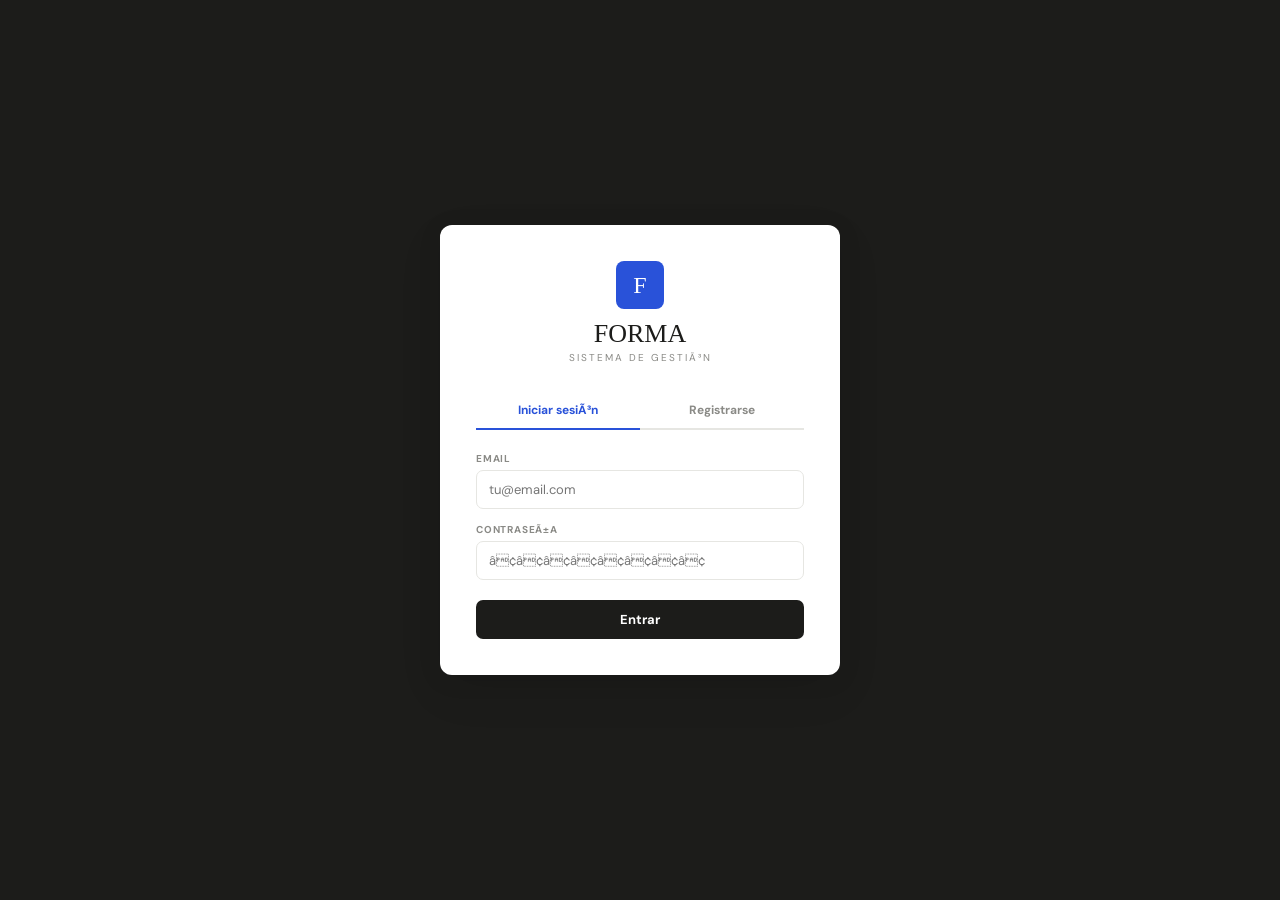
<file: index.html>
<!DOCTYPE html>
<html lang="es">
<head>
  <meta charset="UTF-8">
  <meta name="viewport" content="width=device-width, initial-scale=1.0">
  <title>FORMA</title>
  <link rel="stylesheet" href="css/styles.css">
  <link rel="stylesheet" href="https://cdnjs.cloudflare.com/ajax/libs/font-awesome/5.15.4/css/all.min.css">
  <link href="https://fonts.googleapis.com/css2?family=DM+Sans:wght@400;500;600;700;800;900&display=swap" rel="stylesheet">
</head>
<body>

<!-- PANTALLA DE AUTENTICACIÃN -->
<div id="auth-screen" class="hidden">
  <div class="auth-box">
    <div class="auth-logo">
      <div class="auth-logo-mark">F</div>
      <div class="auth-logo-name">FORMA</div>
      <div class="auth-logo-tag">Sistema de GestiÃ³n</div>
    </div>
    <div class="auth-tab">
      <div class="auth-tab-btn active" id="tab-login" onclick="window.switchAuthTab&&switchAuthTab('login')">Iniciar sesiÃ³n</div>
      <div class="auth-tab-btn" id="tab-registro" onclick="window.switchAuthTab&&switchAuthTab('registro')">Registrarse</div>
    </div>
    <div id="auth-login">
      <div class="auth-field"><label>Email</label><input type="email" id="au-email" placeholder="tu@email.com" onkeydown="if(event.key==='Enter')doLogin()"></div>
      <div class="auth-field"><label>ContraseÃ±a</label><input type="password" id="au-pass" placeholder="â¢â¢â¢â¢â¢â¢â¢â¢" onkeydown="if(event.key==='Enter')doLogin()"></div>
      <button class="auth-btn" onclick="window.doLogin&&doLogin()">Entrar</button>
      <div id="auth-login-msg" style="display:none" class="auth-msg"></div>
    </div>
    <div id="auth-registro" style="display:none">
      <div class="auth-field"><label>Nombre completo</label><input id="au-rnom" placeholder="Tu nombre"></div>
      <div class="auth-field"><label>Email</label><input type="email" id="au-remail" placeholder="tu@email.com"></div>
      <div class="auth-field"><label>ContraseÃ±a</label><input type="password" id="au-rpass" placeholder="MÃ­nimo 6 caracteres"></div>
      <div class="auth-field"><label>Repetir contraseÃ±a</label><input type="password" id="au-rpass2" placeholder="Repetir"></div>
      <button class="auth-btn" onclick="window.doRegistro&&doRegistro()">Solicitar acceso</button>
      <div id="auth-reg-msg" style="display:none" class="auth-msg"></div>
    </div>
  </div>
</div>

<!-- APLICACIÃN PRINCIPAL -->
<div class="app">
  <aside class="sidebar">
    <div class="sb-logo">
      <div class="logo-mark">F</div>
      <div class="logo-name">FORMA</div>
      <div class="logo-tag">GestiÃ³n Integral</div>
    </div>
    <nav class="sb-nav">
      <div class="sb-section">Principal</div>
      <div class="sb-item" id="nav-dashboard" onclick="go('dashboard')"><i class="fa fa-chart-bar"></i><span>Dashboard</span></div>
      <div class="sb-section">Comercial</div>
      <div class="sb-item" id="nav-leads" onclick="go('leads')"><i class="fa fa-funnel-dollar"></i><span>Leads</span></div>
      <div class="sb-item" id="nav-ventas" onclick="go('ventas')"><i class="fa fa-address-book"></i><span>Ventas</span></div>
      <div class="sb-item" id="nav-agente" onclick="go('agente')"><i class="fa fa-phone"></i><span>Agente Ventas</span></div>
      <div class="sb-item" id="nav-manual" onclick="go('manual')"><i class="fa fa-book"></i><span>Manual de Usuario</span></div>
      <div class="sb-section">Operaciones</div>
      <div class="sb-item" id="nav-gestion" onclick="go('gestion')" style="position:relative"><i class="fa fa-project-diagram"></i><span>GestiÃ³n</span><span id="badge-gestion" style="display:none;position:absolute;top:6px;right:6px;width:8px;height:8px;background:#ef4444;border-radius:50%;border:2px solid var(--sidebar-bg,#1a1a2e)"></span></div>
      <div class="sb-item" id="nav-diseno" onclick="go('diseno')"><i class="fa fa-pen-nib"></i><span>DiseÃ±o</span></div>
      <div class="sb-section">Finanzas</div>
      <div class="sb-item" id="nav-presupuestos" onclick="go('presupuestos')"><i class="fa fa-file-invoice-dollar"></i><span>Presupuestos</span></div>
      <div class="sb-item" id="nav-contable" onclick="go('contable')"><i class="fa fa-coins"></i><span>Contable</span></div>
      <div class="sb-item" id="nav-financiero" onclick="go('financiero')" style="display:none"><i class="fa fa-chart-line"></i><span>AnÃ¡lisis Financiero</span></div>
      <div class="sb-item" id="nav-usuarios" onclick="go('usuarios')" style="display:none"><i class="fa fa-users-cog"></i><span>Usuarios</span></div>
    </nav>
    <div class="sb-user" style="cursor:pointer" onclick="doLogout()" title="Cerrar sesiÃ³n">
      <div class="sb-avatar" id="sb-avatar" style="background:var(--accent)">A</div>
      <div style="flex:1;min-width:0">
        <div class="sb-uname" id="sb-uname">Admin Sistema</div>
        <div class="sb-urole" id="sb-urole">Acceso total</div>
      </div>
      <i class="fa fa-sign-out-alt" style="color:rgba(255,255,255,.3);font-size:12px"></i>
    </div>
  </aside>
  <main class="main">
    <div class="topbar">
      <div class="topbar-left">
        <div class="topbar-title" id="topbar-title">Dashboard</div>
        <div class="sw"><i class="fa fa-search si"></i><input type="text" id="search-q" placeholder="Buscar..." oninput="buscar(this.value)"></div>
      </div>
      <div id="topbar-actions" style="display:flex;gap:8px"></div>
    </div>
    <div class="content" id="content"></div>
  </main>
</div>


<!-- MODALES (contenedores - el JS inyecta el contenido) -->
<!-- Modal Lead -->
<!-- Modal Nuevo / Editar Contacto CRM -->
<div id="m-lead" class="overlay">
  <div class="modal modal-lg" style="max-width:760px;width:95vw">
    <div class="modal-hd">
      <div>
        <div class="modal-title" id="m-lead-title">Nuevo Contacto</div>
        <div style="font-size:11px;color:rgba(255,255,255,.4);margin-top:2px">CompletÃ¡ los datos del contacto</div>
      </div>
      <div class="modal-close" onclick="cerrar('m-lead')"><i class="fa fa-times"></i></div>
    </div>
    <div class="modal-bd" style="padding:20px;max-height:74vh;overflow-y:auto">

      <!-- Datos personales -->
      <div style="font-size:10px;font-weight:700;text-transform:uppercase;letter-spacing:1.5px;color:var(--ink3);margin-bottom:10px;padding-bottom:6px;border-bottom:1px solid var(--border)">
        <i class="fa fa-user" style="margin-right:5px"></i>Datos de contacto
      </div>
      <div class="field" style="margin-bottom:14px">
        <label>Nombre completo *</label>
        <input id="l-nom" placeholder="Nombre y apellido">
      </div>
      <div style="display:grid;grid-template-columns:1fr 1fr;gap:14px;margin-bottom:14px">
        <div class="field"><label>TelÃ©fono</label><input id="l-tel" placeholder="+54 9 388..."></div>
        <div class="field"><label>Email</label><input type="email" id="l-email" placeholder="email@ejemplo.com"></div>
      </div>
      <div class="field" style="margin-bottom:14px">
        <label>DirecciÃ³n</label>
        <input id="l-loc" placeholder="Ciudad, Provincia">
      </div>
      <div style="display:grid;grid-template-columns:1fr 1fr;gap:14px;margin-bottom:14px">
        <div class="field"><label>Empresa</label><input id="l-emp" placeholder="Nombre de la empresa"></div>
        <div class="field"><label>Puesto</label><input id="l-cargo" placeholder="Cargo o rol"></div>
      </div>
      <div style="display:grid;grid-template-columns:1fr 1fr 1fr;gap:14px;margin-bottom:20px">
        <div class="field"><label>Origen</label>
          <select id="l-origen">
            <option value="WhatsApp">WhatsApp</option>
            <option value="Referido">Referido</option>
            <option value="Instagram">Instagram</option>
            <option value="Web">Web</option>
            <option value="Llamada">Llamada</option>
          </select>
        </div>
        <div class="field"><label>CategorÃ­a</label>
          <select id="l-cat">
            <option value="Particular">Particular</option>
            <option value="Empresa">Empresa</option>
            <option value="Profesional">Profesional</option>
            <option value="Proveedores">Proveedores</option>
            <option value="InstituciÃ³n">InstituciÃ³n</option>
          </select>
        </div>
        <div class="field"><label>Estado</label>
          <select id="l-status">
            <option value="Pendiente">Pendiente</option>
            <option value="Contactado">Contactado</option>
            <option value="Visita Agendada">Visita Agendada â­</option>
            <option value="En seguimiento">En seguimiento</option>
            <option value="Activo">Activo</option>
            <option value="Cerrado">Cerrado</option>
          </select>
        </div>
      </div>

      <!-- Datos bancarios -->
      <div style="font-size:10px;font-weight:700;text-transform:uppercase;letter-spacing:1.5px;color:var(--ink3);margin-bottom:10px;padding-bottom:6px;border-bottom:1px solid var(--border)">
        <i class="fa fa-university" style="margin-right:5px"></i>Datos bancarios <span style="font-size:9px;font-weight:400;text-transform:none">(opcional â para proveedores)</span>
      </div>
      <div style="display:grid;grid-template-columns:1fr 1fr;gap:14px;margin-bottom:14px">
        <div class="field"><label>CUIT/CUIL</label><input id="l-cuit" placeholder="20-00000000-0"></div>
        <div class="field"><label>CBU</label><input id="l-cbu" placeholder="0110..."></div>
      </div>
      <div style="display:grid;grid-template-columns:1fr 1fr;gap:14px;margin-bottom:20px">
        <div class="field"><label>Alias CBU</label><input id="l-alias" placeholder="NOMBRE.APELLIDO"></div>
        <div class="field"><label>Banco</label><input id="l-banco" placeholder="Banco NaciÃ³n..."></div>
      </div>

      <!-- Notas -->
      <div class="field">
        <label>Notas</label>
        <textarea id="l-notas" rows="3" placeholder="Observaciones, intereses, detalles importantes..."></textarea>
      </div>
    </div>
    <div class="modal-ft">
      <div id="lead-delete-btn" style="display:none">
        <button class="btn btn-danger" onclick="eliminarContacto()"><i class="fa fa-trash"></i> Eliminar</button>
      </div>
      <div style="display:flex;gap:8px">
        <button class="btn btn-secondary" onclick="cerrar('m-lead')">Cancelar</button>
        <button class="btn btn-primary" onclick="guardarLead()">
          <i class="fa fa-save"></i> <span id="lead-btn-label">Guardar Contacto</span>
        </button>
      </div>
    </div>
  </div>
</div>

<!-- Modal Detalle (Lead/Proyecto) -->
<div id="m-detalle" class="overlay">
  <div class="modal modal-lg">
    <div class="modal-hd">
      <div>
        <div class="modal-title" id="det-title"></div>
        <div style="font-size:12px;color:rgba(255,255,255,.5);margin-top:2px" id="det-sub"></div>
      </div>
      <div style="display:flex;gap:8px;align-items:center">
        <button class="btn btn-secondary btn-sm" id="det-edit-btn"><i class="fa fa-edit"></i> Editar</button>
        <div class="modal-close" onclick="cerrar('m-detalle')"><i class="fa fa-times"></i></div>
      </div>
    </div>
    <div class="modal-bd" id="det-body"></div>
  </div>
</div>

<!-- Modal Importar Contactos CRM -->
<div id="m-importar" class="overlay">
  <div class="modal" style="max-width:600px;width:93vw">
    <div class="modal-hd">
      <div>
        <div class="modal-title">Importar Contactos</div>
        <div style="font-size:11px;color:rgba(255,255,255,.4);margin-top:2px">ImportÃ¡ desde CSV o archivo de texto</div>
      </div>
      <div class="modal-close" onclick="cerrar('m-importar')"><i class="fa fa-times"></i></div>
    </div>
    <div class="modal-bd" style="padding:24px">
      <input type="hidden" id="crm-imp-step" value="1">

      <!-- Paso 1: Subir archivo -->
      <div id="crm-imp-step1">
        <!-- Zona drag & drop -->
        <div id="crm-imp-dropzone"
          style="border:2px dashed var(--border);border-radius:var(--r-lg);padding:46px 24px;text-align:center;background:var(--surface);cursor:pointer;transition:border-color .2s;margin-bottom:20px"
          onclick="document.getElementById('crm-imp-file-input').click()"
          ondragover="event.preventDefault();this.style.borderColor='var(--accent)'"
          ondragleave="this.style.borderColor='var(--border)'"
          ondrop="event.preventDefault();this.style.borderColor='var(--border)';crmImportarCSV(event.dataTransfer.files)">
          <i class="fa fa-file-import" style="font-size:38px;color:var(--ink4);display:block;margin-bottom:14px"></i>
          <div style="font-size:15px;font-weight:600;color:var(--ink2);margin-bottom:8px">ArrastrÃ¡ tu archivo aquÃ­</div>
          <div style="font-size:12px;color:var(--ink4);margin-bottom:16px">o hacÃ© click para seleccionar</div>
          <div style="font-size:11px;color:var(--ink4);margin-bottom:16px">Formatos: .txt, .csv (separado por tabulaciones)</div>
          <button class="btn btn-secondary btn-sm" onclick="event.stopPropagation();document.getElementById('crm-imp-file-input').click()">
            <i class="fa fa-folder-open"></i> Seleccionar Archivo
          </button>
          <input type="file" id="crm-imp-file-input" accept=".txt,.csv,.tsv"
            style="display:none" onchange="crmImportarCSV(this.files)">
        </div>

        <!-- Instrucciones -->
        <div style="background:var(--surface2);border-radius:var(--r);padding:16px">
          <div style="font-size:12px;font-weight:700;color:var(--ink2);margin-bottom:10px">
            <i class="fa fa-info-circle" style="color:var(--accent)"></i> Formato esperado
          </div>
          <div style="font-size:12px;color:var(--ink3);line-height:1.8">
            â¢ Columna 1: Cualquier dato (se ignora)<br>
            â¢ Columna 2: <strong>TelÃ©fono</strong><br>
            â¢ Columna 3: <strong>Nombre</strong> (puede incluir puesto, ej: "Juan â Arquitecto")<br>
            â¢ Primera fila: Encabezado (se omite automÃ¡ticamente)<br>
            â¢ El sistema detecta automÃ¡ticamente empresa, puesto y categorÃ­a
          </div>
        </div>
      </div>

      <!-- Paso 2: Resultado (se muestra tras importar) -->
      <div id="crm-imp-step2" style="display:none;text-align:center;padding:20px 0">
        <i class="fa fa-check-circle" style="font-size:48px;color:var(--green);display:block;margin-bottom:16px"></i>
        <div style="font-size:18px;font-weight:700;color:var(--ink1);margin-bottom:8px">Â¡ImportaciÃ³n exitosa!</div>
        <div id="crm-imp-resultado" style="font-size:14px;color:var(--ink3)"></div>
      </div>
    </div>
    <div class="modal-ft">
      <button class="btn btn-secondary" onclick="cerrar('m-importar')">Cerrar</button>
    </div>
  </div>
</div>

<!-- Modal Timeline -->
<div id="m-timeline" class="overlay">
  <div class="modal">
    <div class="modal-hd">
      <div class="modal-title">Registrar actividad</div>
      <div class="modal-close" onclick="cerrar('m-timeline')"><i class="fa fa-times"></i></div>
    </div>
    <div class="modal-bd">
      <div class="field"><label>Tipo</label>
        <select id="tl-tipo"><option value="llamada">Llamada</option><option value="reunion">ReuniÃ³n</option><option value="email">Email</option><option value="whatsapp">WhatsApp</option><option value="nota">Nota</option></select></div>
      <div class="field"><label>Fecha</label><input type="date" id="tl-fecha"></div>
      <div class="field"><label>Nota</label><textarea id="tl-nota" rows="3" placeholder="Â¿QuÃ© se hablÃ³?"></textarea></div>
      <div class="field"><label>PrÃ³xima acciÃ³n</label><input id="tl-prox" placeholder="Ej: Llamar el lunes"></div>
    </div>
    <div class="modal-ft">
      <button class="btn btn-secondary" onclick="cerrar('m-timeline')">Cancelar</button>
      <button class="btn btn-primary" onclick="guardarTL()"><i class="fa fa-check"></i> Guardar</button>
    </div>
  </div>
</div>

<!-- Modal Proyecto -->
<!-- Modal Nuevo / Editar Proyecto -->
<div id="m-proyecto" class="overlay">
  <div class="modal modal-lg" style="max-width:760px;width:95vw">
    <div class="modal-hd">
      <div>
        <div class="modal-title" id="m-proy-title">Nuevo Proyecto</div>
        <div style="font-size:11px;color:rgba(255,255,255,.4);margin-top:2px">CompletÃ¡ los campos para registrar el proyecto</div>
      </div>
      <div class="modal-close" onclick="cerrar('m-proyecto')"><i class="fa fa-times"></i></div>
    </div>
    <div class="modal-bd" style="padding:20px;max-height:72vh;overflow-y:auto">
      <!-- Nombre -->
      <div class="field" style="margin-bottom:14px">
        <label>Nombre del proyecto *</label>
        <input id="p-nom" placeholder="Ej: Oficina Tech Solutions">
      </div>
      <!-- Cliente / Empresa -->
      <div style="display:grid;grid-template-columns:1fr 1fr;gap:14px;margin-bottom:14px">
        <div class="field"><label>Cliente *</label><input id="p-cli" placeholder="Nombre del cliente"></div>
        <div class="field"><label>Empresa <span style="font-size:10px;color:var(--ink3)">(opcional)</span></label><input id="p-emp" placeholder="Nombre de la empresa"></div>
      </div>
      <!-- CUIT / Tel -->
      <div style="display:grid;grid-template-columns:1fr 1fr;gap:14px;margin-bottom:14px">
        <div class="field"><label>CUIT</label><input id="p-cuit" placeholder="30-00000000-0"></div>
        <div class="field"><label>TelÃ©fono</label><input id="p-tel" placeholder="+54 9 388..."></div>
      </div>
      <!-- Email -->
      <div class="field" style="margin-bottom:14px">
        <label>Email</label><input type="email" id="p-email" placeholder="email@empresa.com">
      </div>
      <!-- CategorÃ­a / Tipo / Ãrea / Estado -->
      <div style="display:grid;grid-template-columns:1fr 1fr;gap:14px;margin-bottom:14px">
        <div class="field"><label>CategorÃ­a</label>
          <select id="p-cat">
            <option value="Oficina">Oficina</option>
            <option value="Hogar">Hogar</option>
            <option value="Comercio">Comercio</option>
            <option value="GastronÃ³mico">GastronÃ³mico</option>
          </select>
        </div>
        <div class="field"><label>Tipo de Proyecto</label>
          <select id="p-tipo">
            <option value="DiseÃ±o integral">DiseÃ±o integral</option>
            <option value="Equipamiento">Equipamiento</option>
            <option value="RenovaciÃ³n">RenovaciÃ³n</option>
            <option value="ConsultorÃ­a">ConsultorÃ­a</option>
          </select>
        </div>
        <div class="field"><label>Ãrea</label>
          <select id="p-area">
            <option value="gestion">GestiÃ³n</option>
            <option value="diseÃ±o">DiseÃ±o</option>
            <option value="arquitectura">Arquitectura</option>
          </select>
        </div>
        <div class="field"><label>Estado</label>
          <select id="p-status">
            <option value="relevamiento">Relevamiento</option>
            <option value="presupuestar">Presupuestar â¡ (crea ppto.)</option>
            <option value="En proceso">En proceso</option>
            <option value="completado">Completado</option>
            <option value="cancelado">Cancelado ðï¸ (elimina proyecto)</option>
          </select>
        </div>
      </div>
      <!-- Fecha -->
      <div class="field" style="margin-bottom:14px">
        <label>Fecha lÃ­mite</label>
        <input type="date" id="p-fecha">
      </div>
      <!-- DescripciÃ³n -->
      <div class="field" style="margin-bottom:14px">
        <label>Brief / DescripciÃ³n</label>
        <textarea id="p-desc" rows="3" placeholder="DescripciÃ³n del proyecto..."></textarea>
      </div>
      <!-- Relevamiento -->
      <div class="field" style="margin-bottom:0">
        <label>Relevamiento <span style="font-size:10px;color:var(--ink3)">(notas tÃ©cnicas)</span></label>
        <textarea id="p-relev" rows="3" placeholder="Datos del relevamiento: medidas, materiales, observaciones..."></textarea>
      </div>
    </div>
    <div class="modal-ft">
      <div id="proy-delete-btn" style="display:none">
        <button class="btn btn-danger" onclick="eliminarProyectoCascada(editProjId)">
          <i class="fa fa-trash"></i> Eliminar Proyecto
        </button>
      </div>
      <div style="display:flex;gap:8px">
        <button class="btn btn-secondary" onclick="cerrar('m-proyecto')">Cancelar</button>
        <button class="btn btn-primary" onclick="guardarProyecto()">
          <i class="fa fa-save"></i> <span id="proy-btn-label">Guardar Proyecto</span>
        </button>
      </div>
    </div>
  </div>
</div>

<!-- Modal Archivos del Proyecto -->
<div id="m-proy-archivos" class="overlay">
  <div class="modal" style="max-width:580px;width:92vw">
    <div class="modal-hd">
      <div>
        <div class="modal-title">Archivos del Proyecto</div>
        <div style="font-size:11px;color:rgba(255,255,255,.4);margin-top:2px" id="proy-arch-sub">â</div>
      </div>
      <div class="modal-close" onclick="cerrar('m-proy-archivos')"><i class="fa fa-times"></i></div>
    </div>
    <div class="modal-bd" style="padding:20px">
      <!-- Zona drag & drop -->
      <div id="proy-dropzone"
        style="border:2px dashed var(--border);border-radius:var(--r-lg);padding:38px 24px;text-align:center;background:var(--surface);cursor:pointer;transition:border-color .2s;margin-bottom:20px"
        onclick="document.getElementById('proy-file-input').click()"
        ondragover="event.preventDefault();this.style.borderColor='var(--accent)'"
        ondragleave="this.style.borderColor='var(--border)'"
        ondrop="proyDrop(event)">
        <i class="fa fa-cloud-upload-alt" style="font-size:36px;color:var(--ink4);margin-bottom:12px;display:block"></i>
        <div style="font-size:14px;font-weight:600;color:var(--ink2);margin-bottom:6px">ArrastrÃ¡ archivos aquÃ­ o hacÃ© click</div>
        <div style="font-size:11px;color:var(--ink4)">PDF, JPG, PNG, DWG, DXF, XLS, XLSX, DOC, DOCX Â· MÃ¡x. 50MB</div>
        <button class="btn btn-secondary btn-sm" style="margin-top:14px"
          onclick="event.stopPropagation();document.getElementById('proy-file-input').click()">
          <i class="fa fa-folder-open"></i> Seleccionar Archivos
        </button>
        <input type="file" id="proy-file-input"
          accept=".pdf,.jpg,.jpeg,.png,.dwg,.dxf,.xls,.xlsx,.doc,.docx"
          multiple style="display:none"
          onchange="proyAgregarArchivos(this.files)">
      </div>
      <!-- Contador + lista -->
      <div style="font-size:12px;font-weight:700;color:var(--ink2);margin-bottom:10px" id="proy-arch-count">Archivos adjuntos (0)</div>
      <div id="proy-arch-lista"
        style="max-height:220px;overflow-y:auto;border:1px solid var(--border);border-radius:var(--r);overflow:hidden">
      </div>
      <!-- Banner 60 dÃ­as -->
      <div style="margin-top:16px;padding:10px 14px;background:#fff3cd;border:1px solid #ffc107;border-radius:var(--r);display:flex;gap:10px;align-items:flex-start">
        <i class="fa fa-exclamation-triangle" style="color:#856404;margin-top:2px;flex-shrink:0"></i>
        <span style="font-size:11px;color:#856404">Recordatorio: Los archivos se eliminan automÃ¡ticamente del servidor a los 60 dÃ­as para optimizar el espacio de almacenamiento.</span>
      </div>
    </div>
    <div class="modal-ft">
      <button class="btn btn-secondary" onclick="cerrar('m-proy-archivos')">Cerrar</button>
    </div>
  </div>
</div>

<!-- Modal DiseÃ±o -->
<!-- Modal Nueva / Editar Solicitud de DiseÃ±o -->
<div id="m-diseno" class="overlay">
  <div class="modal" style="max-width:700px;width:95vw">
    <div class="modal-hd">
      <div>
        <div class="modal-title" id="m-dis-title">Nueva Solicitud de DiseÃ±o</div>
        <div style="font-size:11px;color:rgba(255,255,255,.4);margin-top:2px">CompletÃ¡ los campos para registrar la solicitud</div>
      </div>
      <div class="modal-close" onclick="cerrar('m-diseno')"><i class="fa fa-times"></i></div>
    </div>
    <div class="modal-bd" style="padding:20px;max-height:72vh;overflow-y:auto">
      <div style="display:grid;grid-template-columns:1fr 1fr;gap:14px;margin-bottom:14px">
        <div class="field"><label>Proyecto *</label><select id="d-proy"></select></div>
        <div class="field"><label>Tipo de DiseÃ±o *</label>
          <select id="d-tipo">
            <option value="Logo">Logo</option>
            <option value="Branding">Branding</option>
            <option value="Planos">Planos</option>
            <option value="3D">Renders 3D</option>
            <option value="PresentaciÃ³n">PresentaciÃ³n</option>
            <option value="SeÃ±alÃ©tica">SeÃ±alÃ©tica</option>
            <option value="Otro">Otro</option>
          </select>
        </div>
        <div class="field"><label>Prioridad</label>
          <select id="d-prioridad">
            <option value="Media" selected>Media</option>
            <option value="Alta">Alta</option>
            <option value="Baja">Baja</option>
          </select>
        </div>
        <div class="field"><label>Fecha de entrega *</label><input type="date" id="d-fecha"></div>
      </div>
      <div class="field" style="margin-bottom:14px">
        <label>Responsable</label>
        <input id="d-responsable" placeholder="Equipo de DiseÃ±o" value="Equipo de DiseÃ±o">
      </div>
      <div class="field" style="margin-bottom:14px">
        <label>Brief â Resumen *</label>
        <textarea id="d-brief" rows="3" placeholder="Resumen breve del trabajo a realizar..."></textarea>
      </div>
      <div class="field" style="margin-bottom:14px">
        <label>DescripciÃ³n completa</label>
        <textarea id="d-descripcion" rows="4" placeholder="Detalles completos del proyecto de diseÃ±o..."></textarea>
      </div>
      <div style="display:grid;grid-template-columns:1fr 1fr;gap:14px;margin-bottom:14px">
        <div class="field">
          <label>Requerimientos <span style="font-size:10px;color:var(--ink3)">(separados por coma)</span></label>
          <textarea id="d-requerimientos" rows="2" placeholder="Ej: Logo en formato vectorial, VersiÃ³n B/N, Manual de marca"></textarea>
        </div>
        <div class="field">
          <label>Entregables <span style="font-size:10px;color:var(--ink3)">(separados por coma)</span></label>
          <textarea id="d-entregables" rows="2" placeholder="Ej: Archivos AI, PDF alta res, PNG transparente"></textarea>
        </div>
      </div>
      <div class="field" style="margin-bottom:0">
        <label>Referencias visuales</label>
        <textarea id="d-referencias" rows="2" placeholder="Links, descripciones de estilos, moodboard..."></textarea>
      </div>
    </div>
    <div class="modal-ft">
      <div id="dis-delete-btn" style="display:none">
        <button class="btn btn-danger" onclick="eliminarSolicitud()"><i class="fa fa-trash"></i> Eliminar</button>
      </div>
      <div style="display:flex;gap:8px">
        <button class="btn btn-secondary" onclick="cerrar('m-diseno')">Cancelar</button>
        <button class="btn btn-primary" onclick="guardarDiseno()"><i class="fa fa-save"></i> <span id="dis-btn-label">Crear Solicitud</span></button>
      </div>
    </div>
  </div>
</div>

<!-- Modal Detalle Solicitud -->
<div id="m-dis-detalle" class="overlay">
  <div class="modal" style="max-width:800px;width:95vw">
    <div class="modal-hd">
      <div>
        <div class="modal-title" id="m-dis-det-title">Solicitud de DiseÃ±o</div>
        <div style="font-size:11px;color:rgba(255,255,255,.4);margin-top:2px" id="m-dis-det-sub">â</div>
      </div>
      <div class="modal-close" onclick="cerrar('m-dis-detalle')"><i class="fa fa-times"></i></div>
    </div>
    <div class="modal-bd" id="dis-detalle-body" style="padding:0;max-height:78vh;overflow-y:auto"></div>
    <div class="modal-ft">
      <div style="display:flex;gap:8px;width:100%;justify-content:space-between;align-items:center">
        <div style="display:flex;gap:8px">
          <button class="btn btn-secondary btn-sm" onclick="editarSolicitudDesde()"><i class="fa fa-edit"></i> Editar</button>
          <button class="btn btn-secondary btn-sm" onclick="abrirCambiarEstado()"><i class="fa fa-check-circle"></i> Cambiar estado</button>
          <button class="btn btn-secondary btn-sm" onclick="abrirSubirArchivos()"><i class="fa fa-upload"></i> Subir archivos</button>
        </div>
        <button class="btn btn-secondary btn-sm" onclick="cerrar('m-dis-detalle')">Cerrar</button>
      </div>
    </div>
  </div>
</div>

<!-- Modal Cambiar Estado -->
<div id="m-dis-estado" class="overlay">
  <div class="modal" style="max-width:420px;width:92vw">
    <div class="modal-hd">
      <div class="modal-title">Cambiar Estado</div>
      <div class="modal-close" onclick="cerrar('m-dis-estado')"><i class="fa fa-times"></i></div>
    </div>
    <div class="modal-bd" style="padding:20px">
      <div style="margin-bottom:14px">
        <div style="font-size:14px;font-weight:700" id="dis-est-nombre">â</div>
        <div style="font-size:12px;color:var(--ink3);margin-top:4px">Estado actual: <span id="dis-est-actual" class="badge b-gray" style="font-size:11px">â</span></div>
      </div>
      <div class="field">
        <label>Nuevo Estado</label>
        <select id="dis-nuevo-estado">
          <option value="pendiente">Pendiente</option>
          <option value="En proceso">En proceso</option>
          <option value="completado">Completado</option>
        </select>
      </div>
    </div>
    <div class="modal-ft">
      <button class="btn btn-secondary" onclick="cerrar('m-dis-estado')">Cancelar</button>
      <button class="btn btn-primary" onclick="guardarEstadoSolicitud()"><i class="fa fa-save"></i> Guardar Cambio</button>
    </div>
  </div>
</div>

<!-- Modal Subir Archivos -->
<div id="m-dis-archivos" class="overlay">
  <div class="modal" style="max-width:560px;width:92vw">
    <div class="modal-hd">
      <div>
        <div class="modal-title">Subir Archivos</div>
        <div style="font-size:11px;color:rgba(255,255,255,.4);margin-top:2px" id="dis-arch-sub">â</div>
      </div>
      <div class="modal-close" onclick="cerrar('m-dis-archivos')"><i class="fa fa-times"></i></div>
    </div>
    <div class="modal-bd" style="padding:20px">
      <!-- Zona drag & drop -->
      <div id="dis-dropzone"
        style="border:2px dashed var(--border);border-radius:var(--r-lg);padding:40px 24px;text-align:center;background:var(--surface);cursor:pointer;transition:border-color .2s;margin-bottom:20px"
        onclick="document.getElementById('dis-file-input').click()"
        ondragover="event.preventDefault();this.style.borderColor='var(--accent)'"
        ondragleave="this.style.borderColor='var(--border)'"
        ondrop="disDrop(event)">
        <i class="fa fa-cloud-upload-alt" style="font-size:36px;color:var(--ink4);margin-bottom:12px;display:block"></i>
        <div style="font-size:14px;font-weight:600;color:var(--ink2);margin-bottom:6px">ArrastrÃ¡ archivos aquÃ­ o hacÃ© click para seleccionar</div>
        <div style="font-size:11px;color:var(--ink4)">PDF, JPG, PNG, AI, PSD, DWG, SVG Â· MÃ¡x. 50MB por archivo</div>
        <button class="btn btn-secondary btn-sm" style="margin-top:14px" onclick="event.stopPropagation();document.getElementById('dis-file-input').click()">
          <i class="fa fa-folder-open"></i> Seleccionar Archivos
        </button>
        <input type="file" id="dis-file-input" accept=".pdf,.jpg,.jpeg,.png,.ai,.psd,.dwg,.svg" multiple style="display:none" onchange="disAgregarArchivos(this.files)">
      </div>

      <!-- Lista archivos -->
      <div style="font-size:12px;font-weight:700;color:var(--ink2);margin-bottom:10px" id="dis-arch-count">Archivos adjuntos (0)</div>
      <div id="dis-arch-lista" style="max-height:200px;overflow-y:auto;display:flex;flex-direction:column;gap:0"></div>

      <!-- Banner 60 dÃ­as -->
      <div style="margin-top:16px;padding:10px 14px;background:#fff3cd;border:1px solid #ffc107;border-radius:var(--r);display:flex;gap:10px;align-items:flex-start">
        <i class="fa fa-exclamation-triangle" style="color:#856404;margin-top:2px;flex-shrink:0"></i>
        <span style="font-size:11px;color:#856404">Recordatorio: Los archivos se eliminan automÃ¡ticamente del servidor a los 60 dÃ­as para optimizar el espacio de almacenamiento.</span>
      </div>
    </div>
    <div class="modal-ft">
      <button class="btn btn-secondary" onclick="cerrar('m-dis-archivos')">Cerrar</button>
    </div>
  </div>
</div>

<!-- Modal Oportunidad de Ventas -->
<div id="m-oportunidad" class="overlay">
  <div class="modal modal-lg" style="max-width:820px;width:96vw">
    <div class="modal-hd">
      <div>
        <div class="modal-title" id="opp-title">Nueva Oportunidad</div>
        <div style="font-size:11px;color:rgba(255,255,255,.4);margin-top:2px">Seguimiento de oportunidad de venta</div>
      </div>
      <div class="modal-close" onclick="cerrar('m-oportunidad')"><i class="fa fa-times"></i></div>
    </div>
    <div class="modal-bd" style="padding:0;max-height:80vh;overflow:hidden;display:flex">

      <!-- Columna izquierda: datos -->
      <div style="flex:1;padding:20px;overflow-y:auto;border-right:1px solid var(--border)">

        <!-- Etapa -->
        <div class="field" style="margin-bottom:16px">
          <label>Etapa del pipeline</label>
          <select id="opp-etapa" style="font-weight:700">
            <option value="prospecto">ð Prospecto</option>
            <option value="contactado">ð Contactado</option>
            <option value="presentacion">ð¨ PresentaciÃ³n enviada</option>
            <option value="visita">ð Visita agendada</option>
            <option value="relevamiento">ð Relevamiento</option>
            <option value="propuesta">ð Propuesta enviada</option>
            <option value="cerrado">ð Cerrado â</option>
            <option value="perdido">â Perdido</option>
          </select>
        </div>

        <!-- Nombre y empresa -->
        <div class="field" style="margin-bottom:14px">
          <label>Nombre de la oportunidad *</label>
          <input id="opp-nombre" placeholder="Ej: Equipamiento oficina Tech Solutions">
        </div>
        <div style="display:grid;grid-template-columns:1fr 1fr;gap:14px;margin-bottom:14px">
          <div class="field"><label>Empresa</label><input id="opp-empresa" placeholder="Nombre de la empresa"></div>
          <div class="field"><label>Contacto</label><input id="opp-contacto" placeholder="Nombre del contacto"></div>
        </div>
        <div style="display:grid;grid-template-columns:1fr 1fr;gap:14px;margin-bottom:14px">
          <div class="field"><label>TelÃ©fono / WhatsApp</label><input id="opp-tel" placeholder="+54 9 388..."></div>
          <div class="field"><label>Email</label><input type="email" id="opp-email" placeholder="email@empresa.com"></div>
        </div>

        <!-- Valor y prÃ³xima acciÃ³n -->
        <div style="display:grid;grid-template-columns:1fr 1fr;gap:14px;margin-bottom:14px">
          <div class="field">
            <label>Valor estimado ($)</label>
            <input type="number" id="opp-valor" placeholder="0" min="0">
          </div>
          <div class="field">
            <label>PrÃ³xima acciÃ³n</label>
            <input type="date" id="opp-prox-accion">
          </div>
        </div>

        <!-- Notas -->
        <div class="field" style="margin-bottom:14px">
          <label>Notas</label>
          <textarea id="opp-notas" rows="3" placeholder="Brief, intereses, detalles del proyecto..."></textarea>
        </div>

        <!-- Accesos rÃ¡pidos -->
        <div style="display:flex;gap:8px;flex-wrap:wrap;padding:12px;background:var(--surface2);border-radius:var(--r);margin-bottom:0">
          <div style="font-size:11px;font-weight:700;color:var(--ink3);width:100%;margin-bottom:4px">ACCIONES RÃPIDAS</div>
          <button class="btn btn-secondary btn-sm" onclick="if(document.getElementById('opp-tel').value){window.open('https://wa.me/'+document.getElementById('opp-tel').value.replace(/\\D/g,''))}else{alert('CargÃ¡ el telÃ©fono primero')}">
            <i class="fa fa-whatsapp" style="color:#25d366"></i> Abrir WhatsApp
          </button>
          <button class="btn btn-secondary btn-sm" onclick="transferirAGestion(editOppId)" id="opp-btn-gestion" style="color:var(--accent)">
            <i class="fa fa-arrow-right"></i> Transferir a GestiÃ³n
          </button>
        </div>
      </div>

      <!-- Columna derecha: actividades -->
      <div id="opp-col-actividades" style="width:320px;flex-shrink:0;display:flex;flex-direction:column;overflow:hidden">
        <div style="padding:14px 16px;border-bottom:1px solid var(--border);font-size:12px;font-weight:700;color:var(--ink2)">
          <i class="fa fa-history" style="margin-right:6px;color:var(--accent)"></i>ACTIVIDADES
        </div>

        <!-- Nueva actividad -->
        <div style="padding:12px 16px;border-bottom:1px solid var(--border);background:var(--surface2)">
          <div style="display:grid;grid-template-columns:1fr 1fr;gap:8px;margin-bottom:8px">
            <select id="opp-act-tipo" style="font-size:12px;padding:6px 8px">
              <option value="llamada">ð Llamada</option>
              <option value="whatsapp">ð¬ WhatsApp</option>
              <option value="reunion">ð¤ ReuniÃ³n</option>
              <option value="email">ð§ Email</option>
              <option value="visita">ð Visita</option>
              <option value="nota">ð Nota</option>
            </select>
            <input type="date" id="opp-act-fecha" style="font-size:12px">
          </div>
          <textarea id="opp-act-nota" rows="2" placeholder="Â¿QuÃ© pasÃ³? Â¿QuÃ© se acordÃ³?..." style="font-size:12px;width:100%;resize:none"></textarea>
          <button class="btn btn-primary btn-sm" onclick="guardarActividadOpp()" style="width:100%;margin-top:6px">
            <i class="fa fa-plus"></i> Registrar actividad
          </button>
        </div>

        <!-- Lista de actividades -->
        <div id="opp-actividades-body" style="flex:1;overflow-y:auto;padding:8px 16px">
          <div style="padding:12px;text-align:center;color:var(--ink4);font-size:12px">Sin actividades aÃºn</div>
        </div>
      </div>

    </div>
    <div class="modal-ft">
      <div id="opp-delete-btn" style="display:none">
        <button class="btn btn-danger" onclick="eliminarOportunidad(editOppId)"><i class="fa fa-trash"></i> Eliminar</button>
      </div>
      <div style="display:flex;gap:8px">
        <button class="btn btn-secondary" onclick="cerrar('m-oportunidad')">Cancelar</button>
        <button class="btn btn-primary" onclick="guardarOportunidad()"><i class="fa fa-save"></i> Guardar</button>
      </div>
    </div>
  </div>
</div>

<!-- Modal Presupuesto -->

<!-- Modal Detalle Presupuesto (tabs: PresentaciÃ³n / AnÃ¡lisis / Pagos) -->
<div id="m-ppto-detalle" class="overlay">
  <div class="modal" style="max-width:1300px;width:98vw;max-height:96vh;padding:0;overflow:hidden;display:flex;flex-direction:column">
    <div id="ppto-detalle-body" style="flex:1;overflow-y:auto;display:flex;flex-direction:column"></div>
  </div>
</div>

<div id="m-presupuesto" class="overlay">
  <div class="modal" style="max-width:1400px;width:98vw;max-height:96vh;overflow:hidden;display:flex;flex-direction:column">
    <div class="modal-hd">
      <div>
        <div class="modal-title" id="m-ppto-title">Presupuesto</div>
        <div style="font-size:12px;color:rgba(255,255,255,.5);margin-top:2px" id="m-ppto-num"></div>
      </div>
      <div class="modal-close" onclick="cerrar('m-presupuesto')"><i class="fa fa-times"></i></div>
    </div>
    <div class="modal-bd" style="padding:0;overflow-y:auto;max-height:82vh;flex:1">
      <div style="display:grid;grid-template-columns:1fr 1fr 1fr 1fr;gap:14px;padding:18px 24px;border-bottom:1px solid var(--border)">
        <div class="field"><label>Proyecto</label><select id="pp-proyecto" onchange="autoFillClientePpto()"></select></div>
        <div class="field"><label>Cliente</label><input id="pp-cliente" placeholder="Nombre del cliente"></div>
        <div class="field"><label>CUIT</label><input id="pp-cuit" placeholder="30-00000000-0"></div>
        <div class="field"><label>Fecha</label><input type="date" id="pp-fecha"></div>
      </div>
      <div style="display:grid;grid-template-columns:1fr 1fr 1fr;gap:14px;padding:12px 20px;border-bottom:1px solid var(--border)">
        <div class="field"><label>Tipo Factura</label>
          <select id="pp-factura"><option value="A">Factura A</option><option value="B">Factura B</option><option value="C">Factura C</option></select></div>
        <div class="field"><label>Estado</label>
          <select id="pp-status"><option value="borrador">Borrador</option><option value="enviado">Enviado</option><option value="aprobado">Aprobado</option><option value="rechazado">Rechazado</option></select></div>
        <div class="field"><label>Descuento global %</label><input type="number" id="pp-dto" value="0" min="0" max="100" oninput="recalcPpto()"></div>
      </div>
      <!-- Items -->
      <div style="padding:12px 20px;border-bottom:1px solid var(--border)">
        <div style="display:flex;gap:8px;margin-bottom:10px">

          <button class="btn btn-primary btn-sm" onclick="agregarItem()"><i class="fa fa-plus"></i> Ãtem</button>
        </div>
        <div class="tbl-wrap" style="border:none;overflow-x:auto">
          <table style="min-width:900px">
            <thead><tr style="background:#1c1c1a;color:#fff">
              <th style="width:32px;padding:10px 8px;font-size:11px">#</th>
              <th style="padding:10px 8px;font-size:12px;min-width:200px">DescripciÃ³n</th>
              <th style="padding:10px 8px;font-size:12px;min-width:120px;text-align:right">Costo unit.</th>
              <th style="padding:10px 8px;font-size:12px;text-align:center" title="El flete incluye IVA 10.5% (transporte de carga)">Flete% <i class="fa fa-info-circle" style="font-size:10px;color:var(--amber);opacity:.7"></i></th>
              <th style="padding:10px 8px;font-size:12px;text-align:center">Margen%</th>
              <th style="padding:10px 8px;font-size:12px;text-align:center">Cant.</th>
              <th style="padding:10px 8px;font-size:11px;text-align:right">C+F+S</th>
              <th style="padding:10px 8px;font-size:11px;text-align:right">P.Neto</th>
              <th style="padding:10px 8px;font-size:12px;text-align:center">IVA%</th>
              <th style="padding:10px 8px;font-size:12px;text-align:center">IIBB%</th>
              <th style="padding:10px 8px;font-size:11px;text-align:right">P.Final</th>
              <th style="padding:10px 8px;font-size:12px;text-align:right">Total lÃ­nea</th>
              <th style="width:36px"></th>
            </tr></thead>
            <tbody id="ppto-items-body"></tbody>
          </table>
        </div>
      </div>
      <!-- Resumen -->
      <div style="display:grid;grid-template-columns:1fr 1fr;gap:0;border-bottom:1px solid var(--border)">
        <div style="padding:16px 20px;border-right:1px solid var(--border)">
          <div style="font-size:11px;font-weight:700;text-transform:uppercase;color:var(--ink3);margin-bottom:10px">Estructura de costos</div>
          <div style="display:grid;grid-template-columns:1fr 1fr;gap:6px;font-size:12px">
            <span style="color:var(--ink3)">Costo productos</span><span id="r-compra" style="font-weight:600;text-align:right">$0</span>
            <span style="color:var(--ink3)">Flete</span><span id="r-flete" style="font-weight:600;text-align:right">$0</span>
            <span style="color:var(--ink3)">Seguro (0.9%)</span><span id="r-seguro" style="font-weight:600;text-align:right">$0</span>
            <span style="color:var(--ink3)">Ganancia</span><span id="r-margen" style="font-weight:600;text-align:right;color:var(--green)">$0</span>
            <span style="color:var(--ink3)">IVA compras</span><span id="r-iva-compras" style="font-weight:600;text-align:right">$0</span>
          </div>
        </div>
        <div style="padding:16px 20px">
          <div style="font-size:11px;font-weight:700;text-transform:uppercase;color:var(--ink3);margin-bottom:10px">Totales para el cliente</div>
          <div style="display:grid;grid-template-columns:1fr 1fr;gap:6px;font-size:12px">
            <span style="color:var(--ink3)">Subtotal neto</span><span id="r-subtotal" style="font-weight:600;text-align:right">$0</span>
            <span style="color:var(--ink3)">IVA ventas</span><span id="r-iva-ventas" style="font-weight:600;text-align:right">$0</span>
            <span style="color:var(--ink3)">IIBB</span><span id="r-iibb" style="font-weight:600;text-align:right">$0</span>
            <span style="color:var(--ink3)">IVA a pagar ARCA</span><span id="r-iva-pagar" style="font-weight:600;text-align:right;color:var(--amber)">$0</span>
            <span style="color:var(--ink3)">Descuento</span><span id="r-dto" style="font-weight:600;text-align:right;color:var(--red)">$0</span>
            <span style="font-weight:700;font-size:14px">TOTAL FINAL</span><span id="r-total" style="font-weight:800;font-size:16px;text-align:right;color:var(--green)">$0</span>
          </div>
        </div>
      </div>
      <div style="display:grid;grid-template-columns:repeat(3,1fr);gap:14px;padding:14px 20px;background:var(--surface2)">
        <div style="text-align:center"><div style="font-size:10px;color:var(--ink3);text-transform:uppercase">Margen ganancia</div><div id="r-ganancia-pct" style="font-size:20px;font-weight:800;color:var(--green)">0%</div><div id="r-ganancia-val" style="font-size:11px;color:var(--green)">$0</div></div>
        <div style="text-align:center"><div style="font-size:10px;color:var(--ink3);text-transform:uppercase">ROI</div><div id="r-roi" style="font-size:20px;font-weight:800;color:var(--accent)">0%</div><div id="r-roi-val" style="font-size:11px;color:var(--accent)">$0</div></div>
        <div style="text-align:center"><div style="font-size:10px;color:var(--ink3);text-transform:uppercase">IVA a pagar ARCA</div><div id="r-iva-arca" style="font-size:20px;font-weight:800;color:var(--amber)">$0</div><div id="r-iva-arca-val" style="font-size:11px;color:var(--amber)">$0</div></div>
      </div>
      <div style="padding:14px 20px">
        <div class="field"><label>Notas del presupuesto</label><textarea id="pp-notas" rows="2" placeholder="Condiciones, validez, notas..."></textarea></div>
      </div>
    </div>
    <div class="modal-ft">
      <button id="ppto-delete-btn" class="btn btn-danger" onclick="eliminarPpto()" style="display:none"><i class="fa fa-trash"></i> Eliminar</button>
      <div style="display:flex;gap:8px">
        <button class="btn btn-secondary" onclick="if(editPptoId){pptoVistaTab='presentacion';abrirDetallePpto(editPptoId)}" title="Ver cÃ³mo lo ve el cliente"><i class="fa fa-eye"></i> Vista cliente</button>
        <button class="btn btn-secondary" onclick="cerrar('m-presupuesto')">Cancelar</button>
        <button class="btn btn-primary" onclick="guardarPpto()"><i class="fa fa-check"></i> Guardar</button>
      </div>
    </div>
  </div>
</div>

<!-- Modal Cobro/Pago -->
<div id="m-cobropago" class="overlay">
  <div class="modal">
    <div class="modal-hd">
      <div class="modal-title" id="m-cp-title">Registrar cobro</div>
      <div class="modal-close" onclick="cerrar('m-cobropago')"><i class="fa fa-times"></i></div>
    </div>
    <div class="modal-bd">
      <div class="field"><label>Concepto *</label><input id="cp-concepto" placeholder="Ej: Anticipo 50%, Saldo final..."></div>
      <div style="display:grid;grid-template-columns:1fr 1fr;gap:14px">
        <div class="field"><label>Monto *</label><input type="number" id="cp-monto" placeholder="0"></div>
        <div class="field"><label>Fecha</label><input type="date" id="cp-fecha"></div>
      </div>
      <div class="field"><label>Medio de pago</label>
        <select id="cp-medio"><option value="transferencia">Transferencia</option><option value="cheque">Cheque</option><option value="efectivo">Efectivo</option><option value="tarjeta">Tarjeta</option></select></div>
      <div class="field"><label>Notas</label><textarea id="cp-notas" rows="2" placeholder="Observaciones..."></textarea></div>
    </div>
    <div class="modal-ft">
      <button class="btn btn-secondary" onclick="cerrar('m-cobropago')">Cancelar</button>
      <button class="btn btn-primary" onclick="guardarCobro()"><i class="fa fa-check"></i> Registrar</button>
    </div>
  </div>
</div>

<!-- Modal Por Cobrar (popup dashboard) -->
<div id="m-porcobrar" class="overlay">
  <div class="modal modal-lg">
    <div class="modal-hd">
      <div class="modal-title">Detalle â Por cobrar</div>
      <div class="modal-close" onclick="cerrar('m-porcobrar')"><i class="fa fa-times"></i></div>
    </div>
    <div class="modal-bd" id="popup-porcobrar-body"></div>
  </div>
</div>

<!-- Modal Gasto -->
<div id="m-gasto" class="overlay">
  <div class="modal">
    <div class="modal-hd">
      <div class="modal-title" id="m-gasto-title">Gasto</div>
      <div class="modal-close" onclick="cerrar('m-gasto')"><i class="fa fa-times"></i></div>
    </div>
    <div class="modal-bd">
      <div class="field"><label>Concepto *</label><input id="g-concepto" placeholder="DescripciÃ³n del gasto"></div>
      <div style="display:grid;grid-template-columns:1fr 1fr;gap:14px">
        <div class="field"><label>CategorÃ­a</label>
          <select id="g-cat"><option value="salario">ð¤ Salario</option><option value="alquiler">ð¢ Alquiler</option><option value="servicios">â¡ Servicios</option><option value="telefonia">ð± TelefonÃ­a</option><option value="materiales">ð¦ Materiales</option><option value="proveedor">ð Proveedor</option><option value="impuestos">ðï¸ Impuestos</option><option value="bancario">ð¦ Bancario</option><option value="marketing">ð£ Marketing</option><option value="otros">ð Otros</option></select></div>
        <div class="field"><label>Tipo</label>
          <select id="g-tipo"><option value="fijo">Fijo mensual</option><option value="variable">Variable</option><option value="extraordinario">Extraordinario</option></select></div>
      </div>
      <div style="display:grid;grid-template-columns:1fr 1fr;gap:14px">
        <div class="field"><label>Monto *</label><input type="number" id="g-monto" placeholder="0"></div>
        <div class="field"><label>Fecha</label><input type="date" id="g-fecha"></div>
      </div>
      <div style="display:grid;grid-template-columns:1fr 1fr;gap:14px">
        <div class="field"><label>Responsable</label><input id="g-resp" placeholder="QuiÃ©n lo autorizÃ³"></div>
        <div class="field"><label>Medio de pago</label>
          <select id="g-medio"><option value="transferencia">Transferencia</option><option value="efectivo">Efectivo</option><option value="tarjeta">Tarjeta</option><option value="cheque">Cheque</option></select></div>
      </div>
      <div class="field"><label>Responsable</label><input id="g-responsable" placeholder="QuiÃ©n genera el gasto"></div>
      <div class="field"><label>Notas</label><textarea id="g-notas" rows="2" placeholder="Observaciones..."></textarea></div>
    </div>
    <div class="modal-ft">
      <button id="g-delete-btn" class="btn btn-danger" onclick="eliminarGasto()" style="display:none"><i class="fa fa-trash"></i> Eliminar</button>
      <div style="display:flex;gap:8px">
        <button class="btn btn-secondary" onclick="cerrar('m-gasto')">Cancelar</button>
        <button class="btn btn-primary" onclick="guardarGasto()"><i class="fa fa-check"></i> Guardar</button>
      </div>
    </div>
  </div>
</div>

<!-- Modal Usuario -->
<div id="m-usuario" class="overlay">
  <div class="modal">
    <div class="modal-hd">
      <div class="modal-title" id="m-usr-title">Editar usuario</div>
      <div class="modal-close" onclick="cerrar('m-usuario')"><i class="fa fa-times"></i></div>
    </div>
    <div class="modal-bd">
      <div style="display:flex;align-items:center;gap:14px;padding:14px;background:var(--surface2);border-radius:var(--r-lg);margin-bottom:18px">
        <div id="m-usr-avatar" class="usr-avatar" style="background:var(--accent)">A</div>
        <div id="m-usr-info"><div id="m-usr-name" style="font-weight:700;font-size:15px"></div><div id="m-usr-email" style="font-size:12px;color:var(--ink3)"></div></div>
      </div>
      <div style="display:grid;grid-template-columns:1fr 1fr;gap:14px">
        <div class="field"><label>Estado</label>
          <select id="m-usr-status"><option value="activo">Activo</option><option value="pendiente">Pendiente</option><option value="inactivo">Inactivo</option></select></div>
        <div class="field"><label>Nota interna</label><input id="m-usr-nota" placeholder="Nota sobre este usuario"></div>
      </div>
      <div class="field">
        <label>MÃ³dulos con acceso</label>
        <div id="m-usr-modulos" style="display:grid;grid-template-columns:repeat(auto-fill,minmax(100px,1fr));gap:8px;margin-top:8px"></div>
      </div>
    </div>
    <div class="modal-ft">
      <button class="btn btn-danger" onclick="eliminarUsuario()"><i class="fa fa-trash"></i> Eliminar</button>
      <div style="display:flex;gap:8px">
        <button class="btn btn-secondary" onclick="cerrar('m-usuario')">Cancelar</button>
        <button class="btn btn-primary" onclick="guardarUsuario()"><i class="fa fa-check"></i> Guardar</button>
      </div>
    </div>
  </div>
</div>

<!-- Modal Vista Cliente (impresiÃ³n de presupuesto) -->
<div id="m-vista-cliente" class="overlay">
  <div class="modal" style="max-width:820px;width:95vw">
    <div class="modal-hd">
      <div class="modal-title">Vista para cliente</div>
      <div style="display:flex;gap:8px;align-items:center">
        <button class="btn btn-primary btn-sm" onclick="window.print()"><i class="fa fa-print"></i> Imprimir / PDF</button>
        <div class="modal-close" onclick="cerrar('m-vista-cliente')"><i class="fa fa-times"></i></div>
      </div>
    </div>
    <div class="modal-bd" id="vista-cliente-body" style="padding:32px"></div>
  </div>
</div>

<!-- Modal Pegar Extracto Bancario -->
<div id="m-extracto" class="overlay">
  <div class="modal modal-lg" style="max-width:700px;width:96vw">
    <div class="modal-hd">
      <div>
        <div class="modal-title">Importar extracto bancario</div>
        <div style="font-size:11px;color:rgba(255,255,255,.4);margin-top:2px">PDF de Banco Macro o texto copiado del homebanking</div>
      </div>
      <div class="modal-close" onclick="cerrar('m-extracto')"><i class="fa fa-times"></i></div>
    </div>
    <div class="modal-bd" style="padding:20px">

      <!-- Tabs PDF / Texto -->
      <div style="display:flex;gap:0;border:1px solid var(--border);border-radius:var(--r);overflow:hidden;margin-bottom:18px">
        <button id="ext-tab-pdf"  onclick="extTab('pdf')"
          style="flex:1;padding:9px;font-size:13px;font-weight:600;border:none;cursor:pointer;background:var(--accent);color:#fff;transition:.15s">
          <i class="fa fa-file-pdf"></i> Subir PDF
        </button>
        <button id="ext-tab-txt" onclick="extTab('txt')"
          style="flex:1;padding:9px;font-size:13px;font-weight:600;border:none;cursor:pointer;background:var(--surface);color:var(--ink2);transition:.15s">
          <i class="fa fa-paste"></i> Pegar texto
        </button>
      </div>

      <!-- Panel PDF -->
      <div id="ext-panel-pdf">
        <!-- Dropzone PDF -->
        <div id="ext-pdf-drop"
          style="border:2px dashed var(--border);border-radius:var(--r-lg);padding:36px 24px;text-align:center;cursor:pointer;transition:.2s;margin-bottom:16px"
          onclick="document.getElementById('ext-pdf-file').click()"
          ondragover="event.preventDefault();this.style.borderColor='var(--accent)'"
          ondragleave="this.style.borderColor='var(--border)'"
          ondrop="event.preventDefault();this.style.borderColor='var(--border)';importarPDFExtracto(event.dataTransfer.files[0])">
          <i class="fa fa-file-pdf" style="font-size:36px;color:var(--red);display:block;margin-bottom:12px"></i>
          <div style="font-size:14px;font-weight:600;color:var(--ink2);margin-bottom:6px">ArrastrÃ¡ el PDF del extracto aquÃ­</div>
          <div style="font-size:12px;color:var(--ink4);margin-bottom:14px">o hacÃ© click para seleccionar</div>
          <button class="btn btn-secondary btn-sm" onclick="event.stopPropagation();document.getElementById('ext-pdf-file').click()">
            <i class="fa fa-folder-open"></i> Seleccionar PDF
          </button>
          <input type="file" id="ext-pdf-file" accept=".pdf" style="display:none"
            onchange="importarPDFExtracto(this.files[0])">
        </div>
        <!-- Estado progreso -->
        <div id="ext-pdf-status" style="display:none;padding:12px 16px;border-radius:var(--r);font-size:13px;background:var(--surface2)">
          <i class="fa fa-spinner fa-spin"></i> <span id="ext-pdf-msg">Procesando...</span>
        </div>
        <!-- Preview resultado -->
        <div id="ext-pdf-preview" style="display:none">
          <div style="background:var(--green-lt);color:var(--green);border-radius:var(--r);padding:10px 14px;font-size:13px;margin-bottom:10px">
            <i class="fa fa-check-circle"></i> <span id="ext-pdf-resumen"></span>
          </div>
          <div style="max-height:200px;overflow-y:auto;border:1px solid var(--border);border-radius:var(--r)">
            <table style="width:100%;font-size:11px;border-collapse:collapse">
              <thead style="background:var(--surface);position:sticky;top:0">
                <tr>
                  <th style="padding:6px 8px;text-align:left;color:var(--ink3)">Fecha</th>
                  <th style="padding:6px 8px;text-align:left;color:var(--ink3)">Concepto</th>
                  <th style="padding:6px 8px;text-align:right;color:var(--ink3)">DÃ©bito</th>
                  <th style="padding:6px 8px;text-align:right;color:var(--ink3)">CrÃ©dito</th>
                  <th style="padding:6px 8px;text-align:right;color:var(--ink3)">Saldo</th>
                </tr>
              </thead>
              <tbody id="ext-pdf-tbody"></tbody>
            </table>
          </div>
        </div>
      </div>

      <!-- Panel Texto -->
      <div id="ext-panel-txt" style="display:none">
        <div style="background:var(--accent-lt);border-radius:var(--r);padding:11px 14px;margin-bottom:14px;font-size:12px;color:var(--accent)">
          <strong>Â¿CÃ³mo hacerlo?</strong> AbrÃ­ el homebanking â visualizÃ¡ el extracto â Ctrl+A â Ctrl+C â pegalo abajo â Importar
        </div>
        <div class="field" style="margin-bottom:14px">
          <label>Cuenta bancaria *</label>
          <select id="extracto-cuenta">
            <option value="">â SeleccionÃ¡ la cuenta â</option>
            <optgroup label="MORADESIGN S.R.L">
              <option value="0956091974-2">CC USD Â· 0956091974-2</option>
              <option value="0956091975-5">CC ARS Â· 0956091975-5</option>
              <option value="0942161811-5">CC ARS Â· 0942161811-5</option>
            </optgroup>
            <optgroup label="CECILIA MORALES">
              <option value="0940324325-6">CA ARS Â· 0940324325-6</option>
              <option value="0940762212-7">CC ARS Â· 0940762212-7</option>
            </optgroup>
          </select>
        </div>
        <div class="field">
          <label>Texto del extracto</label>
          <textarea id="extracto-texto" rows="10" placeholder="PegÃ¡ aquÃ­ el texto del extracto bancario..."
            style="font-family:monospace;font-size:12px;resize:vertical"></textarea>
        </div>
      </div>

    </div>
    <div class="modal-ft">
      <button class="btn btn-secondary" onclick="cerrar('m-extracto')">Cancelar</button>
      <button id="ext-btn-importar" class="btn btn-primary" onclick="confirmarImportarExtracto()">
        <i class="fa fa-file-import"></i> Importar movimientos
      </button>
    </div>
  </div>
</div>

<!-- Modal Cheque -->
<div id="m-cheque" class="overlay">
  <div class="modal">
    <div class="modal-hd">
      <div class="modal-title" id="m-cheque-title">Cheque</div>
      <div class="modal-close" onclick="cerrar('m-cheque')"><i class="fa fa-times"></i></div>
    </div>
    <div class="modal-bd">
      <div style="display:grid;grid-template-columns:1fr 1fr;gap:14px">
        <div class="field"><label>NÃºmero *</label><input id="ch-numero" placeholder="NÂ° de cheque"></div>
        <div class="field"><label>Tipo</label>
          <select id="ch-tipo"><option value="recibido">Recibido</option><option value="emitido">Emitido</option></select></div>
      </div>
      <div style="display:grid;grid-template-columns:1fr 1fr;gap:14px">
        <div class="field"><label>Banco *</label><input id="ch-banco" placeholder="Nombre del banco"></div>
        <div class="field"><label>Titular</label><input id="ch-titular" placeholder="Titular del cheque"></div>
      </div>
      <div style="display:grid;grid-template-columns:1fr 1fr 1fr;gap:14px">
        <div class="field"><label>Monto *</label><input type="number" id="ch-monto" placeholder="0"></div>
        <div class="field"><label>Fecha emisiÃ³n</label><input type="date" id="ch-emision"></div>
        <div class="field"><label>Fecha cobro</label><input type="date" id="ch-cobro"></div>
      </div>
      <div style="display:grid;grid-template-columns:1fr 1fr;gap:14px">
        <div class="field"><label>Estado</label>
          <select id="ch-estado">
            <option value="pendiente">Pendiente</option>
            <option value="cobrado">Cobrado</option>
            <option value="depositado">Depositado</option>
            <option value="rechazado">Rechazado</option>
            <option value="cancelado">Cancelado</option>
          </select></div>
        <div class="field"><label>Beneficiario</label><input id="ch-beneficiario" placeholder="A la orden de..."></div>
      </div>
      <div class="field"><label>Notas</label><textarea id="ch-notas" rows="2" placeholder="Observaciones..."></textarea></div>
    </div>
    <div class="modal-ft">
      <button id="ch-delete-btn" class="btn btn-danger" onclick="eliminarCheque()" style="display:none"><i class="fa fa-trash"></i> Eliminar</button>
      <div style="display:flex;gap:8px">
        <button class="btn btn-secondary" onclick="cerrar('m-cheque')">Cancelar</button>
        <button class="btn btn-primary" onclick="guardarCheque()"><i class="fa fa-check"></i> Guardar</button>
      </div>
    </div>
  </div>
</div>

<!-- Modal Cobro (contable) -->
<div id="m-cobro" class="overlay">
  <div class="modal">
    <div class="modal-hd">
      <div class="modal-title" id="m-cobro-title">Nuevo cobro</div>
      <div class="modal-close" onclick="cerrar('m-cobro')"><i class="fa fa-times"></i></div>
    </div>
    <div class="modal-bd">
      <div style="display:grid;grid-template-columns:1fr 1fr;gap:14px">
        <div class="field"><label>Cliente *</label><input id="cobro-cliente" placeholder="Nombre del cliente"></div>
        <div class="field"><label>Concepto</label><input id="cobro-concepto" placeholder="DescripciÃ³n del cobro"></div>
      </div>
      <div style="display:grid;grid-template-columns:1fr 1fr 1fr;gap:14px">
        <div class="field"><label>Monto base *</label><input type="number" id="cobro-monto" placeholder="0"></div>
        <div class="field"><label>IVA (21%)</label><input type="number" id="cobro-iva" placeholder="0"></div>
        <div class="field"><label>Fecha</label><input type="date" id="cobro-fecha"></div>
      </div>
      <div style="display:grid;grid-template-columns:1fr 1fr 1fr;gap:14px">
        <div class="field"><label>Medio de pago</label>
          <select id="cobro-medio">
            <option value="transferencia">Transferencia</option>
            <option value="efectivo">Efectivo</option>
            <option value="cheque">Cheque</option>
            <option value="tarjeta">Tarjeta</option>
            <option value="mercadopago">MercadoPago</option>
          </select>
        </div>
        <div class="field"><label>Tipo</label>
          <select id="cobro-tipo">
            <option value="total">Total</option>
            <option value="parcial">Parcial</option>
          </select>
        </div>
        <div class="field"><label>Estado</label>
          <select id="cobro-estado">
            <option value="pendiente">Pendiente</option>
            <option value="cobrado">Cobrado</option>
          </select>
        </div>
      </div>
      <div class="field"><label>Cuenta bancaria</label><input id="cobro-cuenta" placeholder="Cuenta donde se acredita"></div>
    </div>
    <div class="modal-ft">
      <button id="cobro-delete-btn" class="btn btn-danger" onclick="eliminarCobro(editCobroId)" style="display:none"><i class="fa fa-trash"></i> Eliminar</button>
      <div style="display:flex;gap:8px">
        <button class="btn btn-secondary" onclick="cerrar('m-cobro')">Cancelar</button>
        <button class="btn btn-primary" onclick="guardarCobroNuevo()"><i class="fa fa-check"></i> Guardar</button>
      </div>
    </div>
  </div>
</div>

<!-- Modal Pago -->
<div id="m-pago" class="overlay">
  <div class="modal">
    <div class="modal-hd">
      <div class="modal-title" id="m-pago-title">Nuevo pago</div>
      <div class="modal-close" onclick="cerrar('m-pago')"><i class="fa fa-times"></i></div>
    </div>
    <div class="modal-bd">
      <div style="display:grid;grid-template-columns:1fr 1fr;gap:14px">
        <div class="field"><label>Proveedor *</label><input id="pago-proveedor" placeholder="Nombre del proveedor"></div>
        <div class="field"><label>Concepto</label><input id="pago-concepto" placeholder="DescripciÃ³n del pago"></div>
      </div>
      <div style="display:grid;grid-template-columns:1fr 1fr 1fr;gap:14px">
        <div class="field"><label>Monto base *</label><input type="number" id="pago-monto" placeholder="0"></div>
        <div class="field"><label>IVA</label><input type="number" id="pago-iva" placeholder="0"></div>
        <div class="field"><label>Fecha</label><input type="date" id="pago-fecha"></div>
      </div>
      <div style="display:grid;grid-template-columns:1fr 1fr;gap:14px">
        <div class="field"><label>Medio de pago</label>
          <select id="pago-medio">
            <option value="transferencia">Transferencia</option>
            <option value="efectivo">Efectivo</option>
            <option value="cheque">Cheque</option>
            <option value="tarjeta">Tarjeta</option>
          </select>
        </div>
        <div class="field"><label>NÂ° Comprobante / Factura</label><input id="pago-comprobante" placeholder="Ej: FA-0001-00001234"></div>
      </div>
      <div class="field"><label>Cuenta bancaria debitada</label><input id="pago-cuenta" placeholder="Cuenta desde donde se paga"></div>
    </div>
    <div class="modal-ft">
      <button id="pago-delete-btn" class="btn btn-danger" onclick="eliminarPago(editPagoId)" style="display:none"><i class="fa fa-trash"></i> Eliminar</button>
      <div style="display:flex;gap:8px">
        <button class="btn btn-secondary" onclick="cerrar('m-pago')">Cancelar</button>
        <button class="btn btn-primary" onclick="guardarPago()"><i class="fa fa-check"></i> Guardar</button>
      </div>
    </div>
  </div>
</div>

<!-- Modal Empleado -->
<div id="m-empleado" class="overlay">
  <div class="modal">
    <div class="modal-hd">
      <div class="modal-title" id="m-empleado-title">Nuevo empleado</div>
      <div class="modal-close" onclick="cerrar('m-empleado')"><i class="fa fa-times"></i></div>
    </div>
    <div class="modal-bd">
      <div style="display:grid;grid-template-columns:1fr 1fr;gap:14px">
        <div class="field"><label>Nombre completo *</label><input id="emp-nombre" placeholder="Nombre y apellido"></div>
        <div class="field"><label>Puesto</label><input id="emp-puesto" placeholder="Cargo o posiciÃ³n"></div>
      </div>
      <div style="display:grid;grid-template-columns:1fr 1fr;gap:14px">
        <div class="field"><label>Departamento</label><input id="emp-departamento" placeholder="Ãrea de trabajo"></div>
        <div class="field"><label>Fecha de ingreso</label><input type="date" id="emp-ingreso"></div>
      </div>
      <div style="display:grid;grid-template-columns:1fr 1fr 1fr;gap:14px">
        <div class="field"><label>Salario mensual</label><input type="number" id="emp-salario" placeholder="0"></div>
        <div class="field"><label>Email</label><input type="email" id="emp-email" placeholder="email@empresa.com"></div>
        <div class="field"><label>TelÃ©fono</label><input id="emp-telefono" placeholder="+54 9 ..."></div>
      </div>
      <div class="field"><label>Estado</label>
        <select id="emp-estado">
          <option value="activo">Activo</option>
          <option value="inactivo">Inactivo</option>
        </select>
      </div>
    </div>
    <div class="modal-ft">
      <button id="emp-delete-btn" class="btn btn-danger" onclick="eliminarEmpleado(editEmpleadoId)" style="display:none"><i class="fa fa-trash"></i> Eliminar</button>
      <div style="display:flex;gap:8px">
        <button class="btn btn-secondary" onclick="cerrar('m-empleado')">Cancelar</button>
        <button class="btn btn-primary" onclick="guardarEmpleado()"><i class="fa fa-check"></i> Guardar</button>
      </div>
    </div>
  </div>
</div>

<!-- Modal Sueldo -->
<div id="m-sueldo" class="overlay">
  <div class="modal modal-lg">
    <div class="modal-hd">
      <div class="modal-title" id="m-sueldo-title">Nueva liquidaciÃ³n</div>
      <div class="modal-close" onclick="cerrar('m-sueldo')"><i class="fa fa-times"></i></div>
    </div>
    <div class="modal-bd">
      <div style="display:grid;grid-template-columns:1fr 1fr;gap:14px">
        <div class="field"><label>Empleado *</label><select id="sue-empleado"><option value="">â Seleccionar â</option></select></div>
        <div class="field"><label>PerÃ­odo</label><input id="sue-periodo" placeholder="Ej: Marzo 2026"></div>
      </div>
      <div style="display:grid;grid-template-columns:1fr 1fr 1fr 1fr;gap:14px">
        <div class="field"><label>BÃ¡sico *</label><input type="number" id="sue-basico" placeholder="0" oninput="calcularSueldo()"></div>
        <div class="field"><label>Bonos</label><input type="number" id="sue-bonos" placeholder="0" oninput="calcularSueldo()"></div>
        <div class="field"><label>Deducciones</label><input type="number" id="sue-deducciones" placeholder="0" oninput="calcularSueldo()"></div>
        <div class="field"><label>Aportes (17% auto)</label><input type="number" id="sue-aportes" placeholder="Auto 17%" oninput="calcularSueldo()"></div>
      </div>
      <div style="background:var(--accent-lt);border-radius:var(--r);padding:14px 18px;display:flex;justify-content:space-between;align-items:center;margin-bottom:4px">
        <span style="font-size:13px;font-weight:700;color:var(--accent)">Sueldo neto calculado</span>
        <span id="sue-neto" style="font-size:22px;font-weight:800;color:var(--accent)">$0</span>
      </div>
      <div style="display:grid;grid-template-columns:1fr 1fr 1fr;gap:14px">
        <div class="field"><label>Tipo</label>
          <select id="sue-tipo">
            <option value="sueldo">Sueldo</option>
            <option value="adelanto">Adelanto</option>
            <option value="aguinaldo">Aguinaldo</option>
          </select>
        </div>
        <div class="field"><label>Estado de pago</label>
          <select id="sue-pagado">
            <option value="false">Pendiente</option>
            <option value="true">Pagado</option>
          </select>
        </div>
        <div class="field"><label>Fecha de pago</label><input type="date" id="sue-fecha"></div>
      </div>
    </div>
    <div class="modal-ft">
      <button id="sue-delete-btn" class="btn btn-danger" onclick="eliminarSueldo(editSueldoId)" style="display:none"><i class="fa fa-trash"></i> Eliminar</button>
      <div style="display:flex;gap:8px">
        <button class="btn btn-secondary" onclick="cerrar('m-sueldo')">Cancelar</button>
        <button class="btn btn-primary" onclick="guardarSueldo()"><i class="fa fa-check"></i> Guardar</button>
      </div>
    </div>
  </div>
</div>


<!-- Modal registrar llamada -->
  <div id="m-llamada" class="overlay">
    <div class="modal" style="max-width:480px;width:96vw">
      <div class="modal-hd">
        <div>
          <div class="modal-title">Registrar llamada</div>
          <div style="font-size:11px;color:rgba(255,255,255,.4);margin-top:2px">CargÃ¡ el resultado de la llamada</div>
        </div>
        <div class="modal-close" onclick="cerrar('m-llamada')"><i class="fa fa-times"></i></div>
      </div>
      <div class="modal-bd" style="padding:20px">

        <div style="display:grid;grid-template-columns:1fr 1fr;gap:12px;margin-bottom:14px">
          <div class="field">
            <label>Nombre del contacto</label>
            <input type="text" id="ll-contacto" placeholder="Ej: Dr. GarcÃ­a">
          </div>
          <div class="field">
            <label>Empresa / Consultorio</label>
            <input type="text" id="ll-empresa" placeholder="Opcional">
          </div>
        </div>

        <div class="field" style="margin-bottom:14px">
          <label>Rubro *</label>
          <div style="display:flex;flex-wrap:wrap;gap:8px;margin-top:6px">
            ${RUBROS.map(r => `
              <label style="cursor:pointer">
                <input type="radio" name="ll-rubro" value="${r.id}" style="display:none">
                <span class="rubro-pill" data-rubro="${r.id}" onclick="selRubro('${r.id}')"
                  style="display:inline-flex;align-items:center;gap:5px;padding:6px 12px;border-radius:20px;font-size:12px;font-weight:500;border:1.5px solid var(--border);background:var(--surface2);cursor:pointer;transition:.15s">
                  ${r.icon} ${r.label}
                </span>
              </label>
            `).join('')}
          </div>
        </div>

        <div class="field" style="margin-bottom:14px">
          <label>Resultado *</label>
          <div style="display:flex;flex-direction:column;gap:8px;margin-top:6px">
            ${RESULTADOS.map(r => `
              <label style="cursor:pointer;display:flex;align-items:center;gap:10px;padding:10px 14px;border-radius:var(--r);border:1.5px solid var(--border);background:var(--surface2);transition:.15s" 
                id="res-label-${r.id}" onclick="selResultado('${r.id}')">
                <i class="fa ${r.icon}" style="color:${r.color};width:16px;text-align:center"></i>
                <span style="font-size:13px;font-weight:500">${r.label}</span>
              </label>
            `).join('')}
          </div>
        </div>

        <div class="field" style="margin-bottom:0">
          <label>Notas <span style="color:var(--ink4);font-weight:400">(opcional)</span></label>
          <textarea id="ll-notas" rows="2" placeholder="Observaciones, mejor horario para volver a llamar, etc." style="resize:none"></textarea>
        </div>

      </div>
      <div class="modal-ft">
        <button class="btn btn-secondary" onclick="cerrar('m-llamada')">Cancelar</button>
        <button class="btn btn-primary" onclick="guardarLlamada()"><i class="fa fa-save"></i> Guardar llamada</button>
      </div>
    </div>
  </div>

<!-- Modal RetenciÃ³n AFIP -->
<div id="m-retencion" class="overlay" onclick="if(event.target===this)cerrar('m-retencion')">
  <div class="modal" style="max-width:520px">
    <div id="m-retencion-body"></div>
  </div>
</div>

  <script src="js/app.js?v=3"></script>
  <script src="js/api.js?v=3"></script>
  <script>
    // Garantiza que cargarDB() se ejecute antes de verificarAuth()
    // Las funciones verificarAuth y doLogin de app.js ya son correctas
    // y tienen acceso al scope correcto de CURRENT_USER.
    document.addEventListener('DOMContentLoaded', function() {
      if (typeof cargarDB === 'function') cargarDB();
      if (typeof verificarAuth === 'function') verificarAuth();
    });
  </script>
  <script src="js/manual.js"></script>
    <script src="js/arca.js"></script>
</body>
</file>
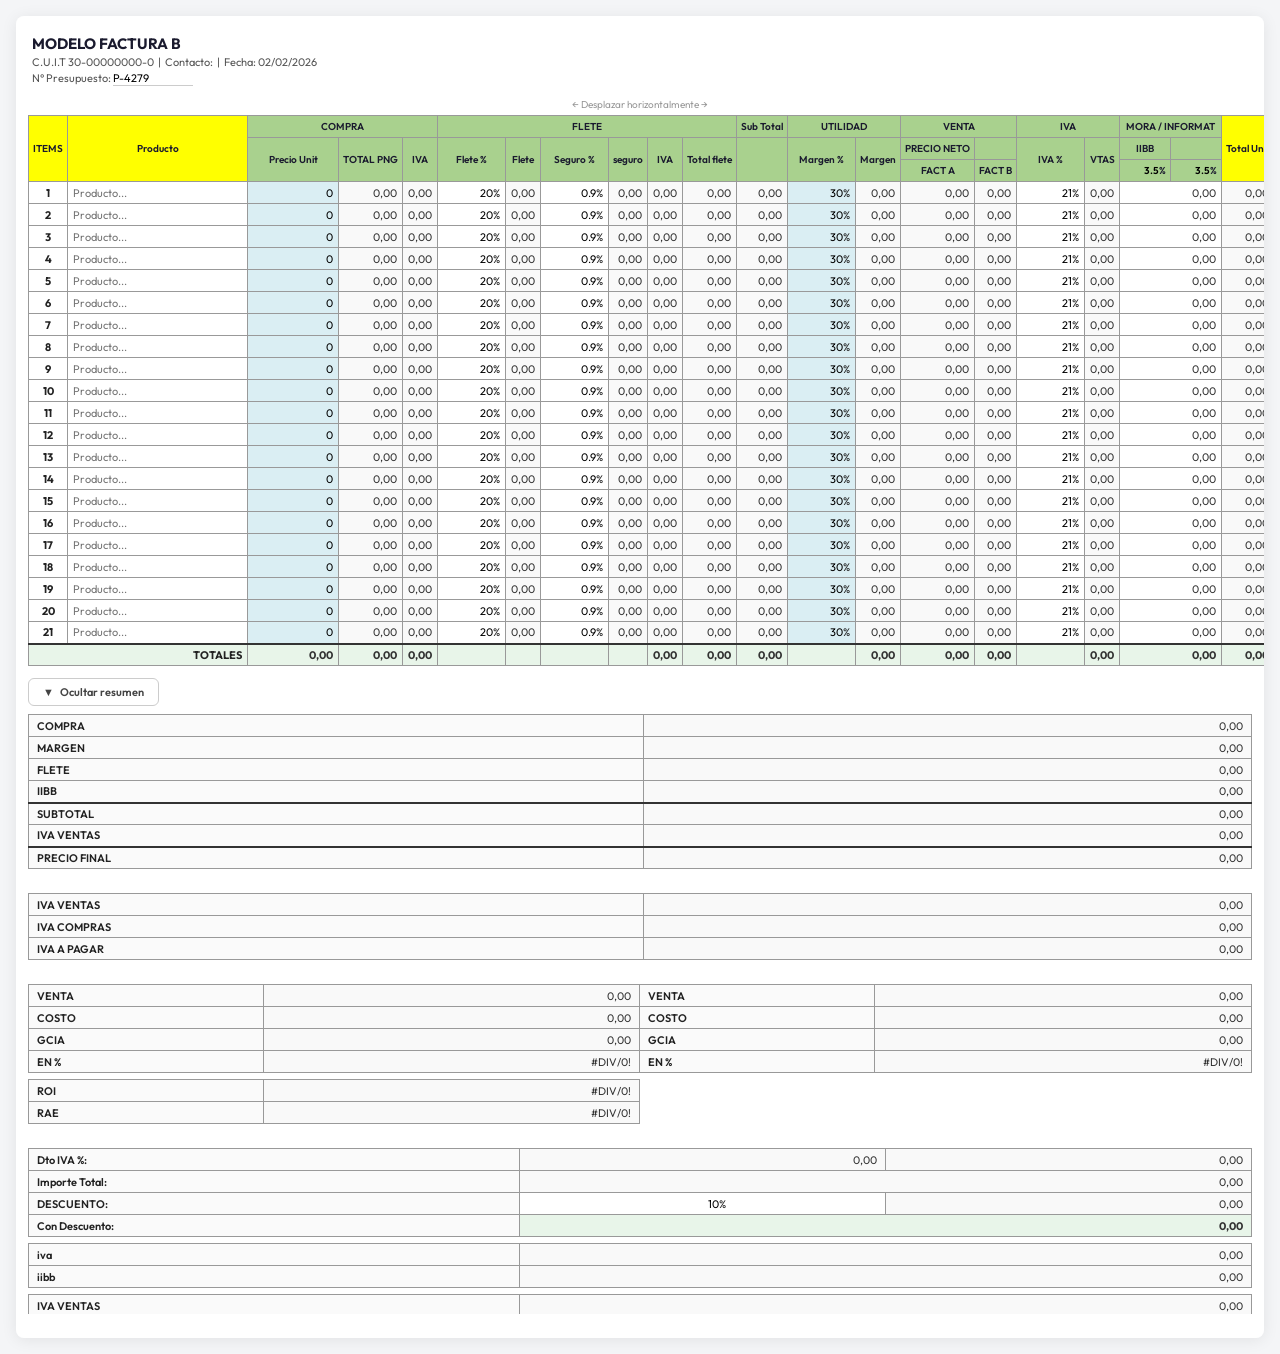
<file: factura_b.html>
<!DOCTYPE html>
<html lang="es">
<head>
<meta charset="UTF-8">
<meta name="viewport" content="width=device-width, initial-scale=1.0">
<title>MODELO FACTURA B</title>
<style>
  @import url('https://fonts.googleapis.com/css2?family=Outfit:wght@300;400;500;600;700&display=swap');

  :root {
    --yellow: #FFFF00;
    --orange: #FFC000;
    --red: #FF0000;
    --green-header: #A9D18E;
    --blue-light: #BDD7EE;
    --blue-mid: #9BC2E6;
    --blue-cell: #DAEEF3;
    --border: #999;
    --bg: #f4f5f7;
    --header-text: #1a1a2e;
  }

  * { margin:0; padding:0; box-sizing:border-box; }

  body {
    font-family: 'Outfit', Calibri, sans-serif;
    font-size: 11px;
    background: var(--bg);
    color: #222;
    padding: 16px;
  }

  .sheet-wrapper {
    overflow-x: auto;
    background: #fff;
    border-radius: 8px;
    box-shadow: 0 2px 16px rgba(0,0,0,.08);
    padding: 18px 12px 24px;
  }

  .top-header {
    margin-bottom: 8px;
    padding: 0 4px;
  }
  .top-header h1 { font-size: 15px; font-weight: 700; color: var(--header-text); }
  .top-header p { font-size: 11px; color: #555; margin-top: 2px; }

  table {
    border-collapse: collapse;
    width: max-content;
    min-width: 100%;
  }

  th, td {
    border: 1px solid var(--border);
    padding: 3px 5px;
    text-align: center;
    white-space: nowrap;
    font-size: 11px;
    height: 22px;
  }

  /* Editable input cells */
  td input {
    width: 100%;
    border: none;
    background: transparent;
    text-align: right;
    font-size: 11px;
    font-family: inherit;
    padding: 0;
    outline: none;
  }
  td input:focus {
    background: #fffde7;
    outline: 1px solid #4fc3f7;
  }
  td input.input-text {
    text-align: left;
  }

  /* Computed (formula) cells */
  td.calc {
    background: #f9f9f9;
    text-align: right;
    color: #333;
  }

  /* Color classes */
  .bg-yellow { background: var(--yellow) !important; }
  .bg-orange { background: var(--orange) !important; }
  .bg-red { background: var(--red) !important; color: #fff !important; }
  .bg-green { background: var(--green-header) !important; }
  .bg-blue-light { background: var(--blue-light) !important; }
  .bg-blue-mid { background: var(--blue-mid) !important; }
  .bg-blue-cell { background: var(--blue-cell) !important; }
  .bg-white { background: #fff !important; }

  .bold { font-weight: 700; }
  .text-left { text-align: left !important; }
  .text-right { text-align: right !important; }

  /* Header rows */
  tr.header-row th {
    background: var(--green-header);
    color: var(--header-text);
    font-weight: 600;
    font-size: 10px;
    padding: 2px 4px;
  }

  /* Totals row */
  tr.totals-row td {
    background: #e8f5e9;
    font-weight: 700;
    border-top: 2px solid #333;
  }

  /* Summary section */
  .summary-section td {
    font-size: 11px;
  }
  .summary-section .label {
    font-weight: 600;
    text-align: left;
    background: #fafafa;
  }

  tr.spacer-row td { border: none; height: 6px; background: transparent; }

  .pct-input { width: 50px !important; }
  .amt-input { width: 80px; }

  /* Responsive scroll hint */
  .scroll-hint {
    text-align: center;
    font-size: 10px;
    color: #999;
    padding: 4px;
  }

  /* Print */
  @media print {
    body { padding: 0; background: #fff; }
    .sheet-wrapper { box-shadow: none; border-radius: 0; }
    .scroll-hint { display: none; }
  }
</style>
</head>
<body>

<div class="sheet-wrapper">
  <div class="top-header">
    <h1>MODELO FACTURA B</h1>
    <p>C.U.I.T 30-00000000-0 &nbsp;|&nbsp; Contacto: &nbsp;|&nbsp; Fecha: 02/02/2026</p>
    <p>N° Presupuesto: <input id="presupuesto" value="P-4279" style="border:none;border-bottom:1px solid #ccc;font-size:11px;width:80px;font-family:inherit;"></p>
  </div>
  <p class="scroll-hint">← Desplazar horizontalmente →</p>

  <table id="facturaTable">
    <thead>
      <!-- Row 7: Main group headers -->
      <tr class="header-row">
        <th class="bg-yellow" rowspan="3" style="min-width:35px">ITEMS</th>
        <th class="bg-yellow" rowspan="3" style="min-width:180px">Producto</th>
        <th class="bg-green" colspan="3">COMPRA</th>
        <th class="bg-green" colspan="6">FLETE</th>
        <th class="bg-green">Sub Total</th>
        <th class="bg-green" colspan="2">UTILIDAD</th>
        <th class="bg-green" colspan="2">VENTA</th>
        <th class="bg-green" colspan="2">IVA</th>
        <th class="bg-green" colspan="2">MORA / INFORMAT</th>
        <th class="bg-yellow" rowspan="3">Total Unit</th>
        <th class="bg-yellow" rowspan="3">Cantidad</th>
        <th class="bg-yellow" rowspan="3">Precio de Venta</th>
        <th class="bg-blue-mid" rowspan="3">m3</th>
        <th class="bg-blue-mid" rowspan="3">m3x2780</th>
        <th class="bg-blue-mid" rowspan="2">seg xVD</th>
        <th class="bg-red" rowspan="3">total flete con iva</th>
        <th class="bg-yellow" rowspan="3">total Unit+IB</th>
        <th class="bg-yellow" rowspan="3">cantidad</th>
        <th class="bg-yellow" rowspan="3">total</th>
        <th class="bg-orange" rowspan="3">margen total</th>
        <th class="bg-orange" rowspan="3">costos grales vd</th>
        <th class="bg-orange" rowspan="3">costos grales m3</th>
        <th class="bg-orange" rowspan="3">costos gral compra</th>
      </tr>
      <!-- Row 8 -->
      <tr class="header-row">
        <th class="bg-green" rowspan="2">Precio Unit</th>
        <th class="bg-green" rowspan="2">TOTAL PNG</th>
        <th class="bg-green" rowspan="2">IVA</th>
        <th class="bg-green" rowspan="2">Flete %</th>
        <th class="bg-green" rowspan="2">Flete</th>
        <th class="bg-green" rowspan="2">Seguro %</th>
        <th class="bg-green" rowspan="2">seguro</th>
        <th class="bg-green" rowspan="2">IVA</th>
        <th class="bg-green" rowspan="2">Total flete</th>
        <th class="bg-green" rowspan="2">&nbsp;</th>
        <th class="bg-green" rowspan="2">Margen %</th>
        <th class="bg-green" rowspan="2">Margen</th>
        <th class="bg-green">PRECIO NETO</th>
        <th class="bg-green">&nbsp;</th>
        <th class="bg-green" rowspan="2">IVA %</th>
        <th class="bg-green" rowspan="2">VTAS</th>
        <th class="bg-green">IIBB</th>
        <th class="bg-green">&nbsp;</th>
      </tr>
      <!-- Row 9 -->
      <tr class="header-row">
        <th class="bg-green">FACT A</th>
        <th class="bg-green">FACT B</th>
        <th class="bg-green"><input id="iibb_mora" value="3.5" style="width:35px;border:none;background:transparent;text-align:right;font-size:10px;font-weight:600;font-family:inherit;">%</th>
        <th class="bg-green"><input id="iibb_informat" value="3.5" style="width:35px;border:none;background:transparent;text-align:right;font-size:10px;font-weight:600;font-family:inherit;">%</th>
        <th class="bg-blue-mid">0.008</th>
      </tr>
    </thead>
    <tbody id="dataBody">
      <!-- Data rows generated by JS -->
    </tbody>
  </table>

  <!-- Collapse toggle -->
  <div style="margin-top:12px;">
    <button id="toggleSummary" onclick="toggleSummary()" style="
      background: #fff;
      border: 1px solid #ccc;
      border-radius: 6px;
      padding: 6px 14px;
      font-family: inherit;
      font-size: 11px;
      font-weight: 600;
      color: #444;
      cursor: pointer;
      display: flex;
      align-items: center;
      gap: 6px;
      transition: all .2s;
    " onmouseover="this.style.background='#f0f0f0'" onmouseout="this.style.background='#fff'">
      <span id="toggleIcon" style="transition:transform .3s;display:inline-block;">▼</span>
      <span id="toggleText">Ocultar resumen</span>
    </button>
  </div>

  <!-- Summary Section -->
  <div id="summarySection" style="margin-top:8px; display:flex; gap:24px; flex-wrap:wrap; overflow:hidden; transition: max-height 0.4s ease, opacity 0.3s ease; max-height:600px; opacity:1;">
    <!-- Left summary: COMPRA breakdown -->
    <table style="border-collapse:collapse; width:auto;" class="summary-section">
      <tr><td class="label bold" style="border:1px solid var(--border);padding:3px 8px;">COMPRA</td><td id="sum_compra" class="calc" style="border:1px solid var(--border);padding:3px 8px;min-width:90px;">0.00</td></tr>
      <tr><td class="label bold" style="border:1px solid var(--border);padding:3px 8px;">MARGEN</td><td id="sum_margen" class="calc" style="border:1px solid var(--border);padding:3px 8px;">0.00</td></tr>
      <tr><td class="label bold" style="border:1px solid var(--border);padding:3px 8px;">FLETE</td><td id="sum_flete" class="calc" style="border:1px solid var(--border);padding:3px 8px;">0.00</td></tr>
      <tr><td class="label bold" style="border:1px solid var(--border);padding:3px 8px;">IIBB</td><td id="sum_iibb" class="calc" style="border:1px solid var(--border);padding:3px 8px;">0.00</td></tr>
      <tr><td class="label bold" style="border:1px solid var(--border);padding:3px 8px;border-top:2px solid #333;">SUBTOTAL</td><td id="sum_subtotal" class="calc" style="border:1px solid var(--border);padding:3px 8px;border-top:2px solid #333;">0.00</td></tr>
      <tr><td class="label bold" style="border:1px solid var(--border);padding:3px 8px;">IVA VENTAS</td><td id="sum_ivaventas2" class="calc" style="border:1px solid var(--border);padding:3px 8px;">0.00</td></tr>
      <tr><td class="label bold" style="border:1px solid var(--border);padding:3px 8px;border-top:2px solid #333;">PRECIO FINAL</td><td id="sum_preciofinal" class="calc" style="border:1px solid var(--border);padding:3px 8px;border-top:2px solid #333;">0.00</td></tr>
    </table>

    <!-- Middle summary: IVA -->
    <table style="border-collapse:collapse; width:auto;" class="summary-section">
      <tr><td class="label bold" style="border:1px solid var(--border);padding:3px 8px;">IVA VENTAS</td><td id="sum_iva_ventas" class="calc" style="border:1px solid var(--border);padding:3px 8px;min-width:90px;">0.00</td></tr>
      <tr><td class="label bold" style="border:1px solid var(--border);padding:3px 8px;">IVA COMPRAS</td><td id="sum_iva_compras" class="calc" style="border:1px solid var(--border);padding:3px 8px;">0.00</td></tr>
      <tr><td class="label bold" style="border:1px solid var(--border);padding:3px 8px;">IVA A PAGAR</td><td id="sum_iva_pagar" class="calc" style="border:1px solid var(--border);padding:3px 8px;">0.00</td></tr>
    </table>

    <!-- VENTA / COSTO / GCIA -->
    <table style="border-collapse:collapse; width:auto;" class="summary-section">
      <tr><td class="label bold" style="border:1px solid var(--border);padding:3px 8px;">VENTA</td><td id="sum_venta_k" class="calc" style="border:1px solid var(--border);padding:3px 8px;min-width:90px;">0.00</td>
          <td class="label bold" style="border:1px solid var(--border);padding:3px 8px;">VENTA</td><td id="sum_venta_n" class="calc" style="border:1px solid var(--border);padding:3px 8px;min-width:90px;">0.00</td></tr>
      <tr><td class="label bold" style="border:1px solid var(--border);padding:3px 8px;">COSTO</td><td id="sum_costo_k" class="calc" style="border:1px solid var(--border);padding:3px 8px;">0.00</td>
          <td class="label bold" style="border:1px solid var(--border);padding:3px 8px;">COSTO</td><td id="sum_costo_n" class="calc" style="border:1px solid var(--border);padding:3px 8px;">0.00</td></tr>
      <tr><td class="label bold" style="border:1px solid var(--border);padding:3px 8px;">GCIA</td><td id="sum_gcia_k" class="calc" style="border:1px solid var(--border);padding:3px 8px;">0.00</td>
          <td class="label bold" style="border:1px solid var(--border);padding:3px 8px;">GCIA</td><td id="sum_gcia_n" class="calc" style="border:1px solid var(--border);padding:3px 8px;">0.00</td></tr>
      <tr><td class="label bold" style="border:1px solid var(--border);padding:3px 8px;">EN %</td><td id="sum_pct_k" class="calc" style="border:1px solid var(--border);padding:3px 8px;">0.00%</td>
          <td class="label bold" style="border:1px solid var(--border);padding:3px 8px;">EN %</td><td id="sum_pct_n" class="calc" style="border:1px solid var(--border);padding:3px 8px;">0.00%</td></tr>
      <tr><td colspan="4" style="border:none; height:4px;"></td></tr>
      <tr><td class="label bold" style="border:1px solid var(--border);padding:3px 8px;">ROI</td><td id="sum_roi" class="calc" style="border:1px solid var(--border);padding:3px 8px;">0.00%</td>
          <td colspan="2" style="border:none;"></td></tr>
      <tr><td class="label bold" style="border:1px solid var(--border);padding:3px 8px;">RAE</td><td id="sum_rae" class="calc" style="border:1px solid var(--border);padding:3px 8px;">0.00%</td>
          <td colspan="2" style="border:none;"></td></tr>
    </table>

    <!-- Right: Descuento / IVA venta -->
    <table style="border-collapse:collapse; width:auto;" class="summary-section">
      <tr><td class="label bold" style="border:1px solid var(--border);padding:3px 8px;">Dto IVA %:</td><td id="dto_r" class="calc" style="border:1px solid var(--border);padding:3px 8px;min-width:70px;">0.00</td>
          <td id="dto_s" class="calc" style="border:1px solid var(--border);padding:3px 8px;min-width:70px;">0.00</td></tr>
      <tr><td class="label bold" style="border:1px solid var(--border);padding:3px 8px;">Importe Total:</td><td colspan="2" id="imp_total" class="calc" style="border:1px solid var(--border);padding:3px 8px;">0.00</td></tr>
      <tr><td class="label bold" style="border:1px solid var(--border);padding:3px 8px;">DESCUENTO:</td>
          <td style="border:1px solid var(--border);padding:3px 8px;"><input id="descuento_pct" value="10" style="width:40px;border:none;text-align:right;font-size:11px;font-family:inherit;" >%</td>
          <td id="descuento_val" class="calc" style="border:1px solid var(--border);padding:3px 8px;">0.00</td></tr>
      <tr><td class="label bold" style="border:1px solid var(--border);padding:3px 8px;">Con Descuento:</td><td colspan="2" id="con_descuento" class="calc bold" style="border:1px solid var(--border);padding:3px 8px;background:#e8f5e9;">0.00</td></tr>
      <tr><td colspan="3" style="border:none; height:4px;"></td></tr>
      <tr><td class="label bold" style="border:1px solid var(--border);padding:3px 8px;">iva</td><td colspan="2" id="iva_cd" class="calc" style="border:1px solid var(--border);padding:3px 8px;">0.00</td></tr>
      <tr><td class="label bold" style="border:1px solid var(--border);padding:3px 8px;">iibb</td><td colspan="2" id="iibb_cd" class="calc" style="border:1px solid var(--border);padding:3px 8px;">0.00</td></tr>
      <tr><td colspan="3" style="border:none; height:4px;"></td></tr>
      <tr><td class="label bold" style="border:1px solid var(--border);padding:3px 8px;">IVA VENTAS</td><td colspan="2" id="p_ivaventas" class="calc" style="border:1px solid var(--border);padding:3px 8px;">0.00</td></tr>
      <tr><td class="label bold" style="border:1px solid var(--border);padding:3px 8px;">IVA COMPRAS</td><td colspan="2" id="p_ivacompras" class="calc" style="border:1px solid var(--border);padding:3px 8px;">0.00</td></tr>
      <tr><td class="label bold" style="border:1px solid var(--border);padding:3px 8px;">IVA A PAGAR</td><td colspan="2" id="p_ivapagar" class="calc" style="border:1px solid var(--border);padding:3px 8px;">0.00</td></tr>
    </table>
  </div>
</div>

<script>
const NUM_ROWS = 21;
const IVA_RATE = 0.21;
const Z9 = 0.008;

// Column indices matching Excel: A=0, B=1, C=2, ..., AH=33
// Editable per row: B(product name), C(precio unit), F(flete%), H(seguro%), M(margen%), Q(iva%), V(cantidad), X(m3)
// Also AC(cantidad2) is editable

function createDataRows() {
  const tbody = document.getElementById('dataBody');
  for (let i = 0; i < NUM_ROWS; i++) {
    const row = i + 1; // Item number
    const tr = document.createElement('tr');
    tr.id = `row_${i}`;

    // A: ITEMS (item number)
    tr.innerHTML = `
      <td class="bold">${row}</td>
      <td><input class="input-text" data-r="${i}" data-c="B" value="" placeholder="Producto..."></td>
      <td class="bg-blue-cell"><input data-r="${i}" data-c="C" value="0" class="amt-input"></td>
      <td class="calc" id="D_${i}">0.00</td>
      <td class="calc" id="E_${i}">0.00</td>
      <td><input data-r="${i}" data-c="F" value="20" class="pct-input" style="text-align:right;">%</td>
      <td class="calc" id="G_${i}">0.00</td>
      <td><input data-r="${i}" data-c="H" value="0.9" class="pct-input" style="text-align:right;">%</td>
      <td class="calc" id="I_${i}">0.00</td>
      <td class="calc" id="J_${i}">0.00</td>
      <td class="calc" id="K_${i}">0.00</td>
      <td class="calc" id="L_${i}">0.00</td>
      <td class="bg-blue-cell"><input data-r="${i}" data-c="M" value="30" class="pct-input" style="text-align:right;">%</td>
      <td class="calc" id="N_${i}">0.00</td>
      <td class="calc" id="O_${i}">0.00</td>
      <td class="calc" id="P_${i}">0.00</td>
      <td><input data-r="${i}" data-c="Q" value="21" class="pct-input" style="text-align:right;">%</td>
      <td class="calc" id="R_${i}">0.00</td>
      <td class="calc bg-white" id="S_${i}" colspan="2">0.00</td>
      <td class="calc" id="U_${i}">0.00</td>
      <td class="bg-blue-cell"><input data-r="${i}" data-c="V" value="1" style="width:50px;border:none;background:transparent;text-align:right;font-size:11px;font-family:inherit;"></td>
      <td class="calc bg-white" id="W_${i}">0.00</td>
      <td class="calc bg-blue-mid" id="X_${i}">0.42</td>
      <td class="calc bg-blue-mid" id="Y_${i}">0.00</td>
      <td class="calc bg-blue-mid" id="Z_${i}">0.00</td>
      <td class="calc bg-red" id="AA_${i}">0.00</td>
      <td class="calc bg-yellow" id="AB_${i}">0.00</td>
      <td class="bg-yellow"><input data-r="${i}" data-c="AC" value="1" style="width:40px;border:none;background:transparent;text-align:right;font-size:11px;font-family:inherit;"></td>
      <td class="calc bg-yellow" id="AD_${i}">0.00</td>
      <td class="calc bg-orange" id="AE_${i}">0.00</td>
      <td class="calc bg-orange" id="AF_${i}">0.00</td>
      <td class="calc bg-orange" id="AG_${i}">0.00</td>
      <td class="calc bg-orange" id="AH_${i}">0.00</td>
    `;
    tbody.appendChild(tr);
  }

  // Totals row
  const totalsRow = document.createElement('tr');
  totalsRow.className = 'totals-row';
  totalsRow.innerHTML = `
    <td colspan="2" class="bold text-right">TOTALES</td>
    <td class="calc bold" id="T_C">0.00</td>
    <td class="calc bold" id="T_D">0.00</td>
    <td class="calc bold" id="T_E">0.00</td>
    <td></td><td></td><td></td><td></td>
    <td class="calc bold" id="T_J">0.00</td>
    <td class="calc bold" id="T_K">0.00</td>
    <td class="calc bold" id="T_L">0.00</td>
    <td></td>
    <td class="calc bold" id="T_N">0.00</td>
    <td class="calc bold" id="T_O">0.00</td>
    <td class="calc bold" id="T_P">0.00</td>
    <td></td>
    <td class="calc bold" id="T_R">0.00</td>
    <td class="calc bold" id="T_S" colspan="2">0.00</td>
    <td class="calc bold" id="T_U">0.00</td>
    <td></td><td></td><td></td><td></td><td></td><td></td><td></td><td></td><td></td>
    <td class="calc bold bg-orange" id="T_AE">0.00</td>
    <td></td><td></td><td></td>
  `;
  tbody.appendChild(totalsRow);
}

function getVal(r, col) {
  const inp = document.querySelector(`input[data-r="${r}"][data-c="${col}"]`);
  if (!inp) return 0;
  return parseFloat(inp.value) || 0;
}

function fmt(v) {
  if (!isFinite(v)) return '#DIV/0!';
  return v.toLocaleString('es-AR', { minimumFractionDigits: 2, maximumFractionDigits: 2 });
}
function fmtPct(v) {
  if (!isFinite(v)) return '#DIV/0!';
  return (v * 100).toFixed(2) + '%';
}

function setCell(id, val) {
  const el = document.getElementById(id);
  if (el) el.textContent = fmt(val);
}

function recalc() {
  let totals = { C:0, D:0, E:0, J:0, K:0, L:0, N:0, O:0, P:0, R:0, U:0, W:0, AE:0 };
  const IIBB_MORA = (parseFloat(document.getElementById('iibb_mora').value) || 0) / 100;
  const IIBB_INFORMAT = (parseFloat(document.getElementById('iibb_informat').value) || 0) / 100;
  const IIBB_RATE = IIBB_MORA; // S column uses MORA rate

  for (let i = 0; i < NUM_ROWS; i++) {
    const C = getVal(i, 'C');          // Precio unitario
    const V = getVal(i, 'V');          // Cantidad
    const F_pct = getVal(i, 'F') / 100; // Flete %
    const H_pct = getVal(i, 'H') / 100; // Seguro %
    const M_pct = getVal(i, 'M') / 100; // Margen %
    const Q_pct = getVal(i, 'Q') / 100; // IVA %
    const AC = getVal(i, 'AC');        // cantidad2

    // Formulas (matching Excel exactly)
    const D = C * V;                     // TOTAL PNG = PrecioUnit * Cantidad
    const E = D * IVA_RATE;              // IVA compra
    const G = D * F_pct;                 // Flete
    const I = D * H_pct;                 // Seguro
    const J = (G + I) * IVA_RATE;        // IVA flete
    const K = G + I + J;                 // Total flete
    const L = D;                         // Sub Total = D
    const N = L * M_pct;                 // Margen
    const O = L + N;                     // Precio Neto FACT A
    const S = O * IIBB_RATE;             // IIBB
    const R = (O + S + K) * Q_pct;       // IVA ventas
    const P = O + R + S;                 // FACT B
    const U = V !== 0 ? (P + S + K) / V : 0; // Total Unit
    const W = U * V;                     // Precio de Venta

    // m3 columns
    const X = 0.6 * 0.7 * 1;            // = 0.42 fixed
    const Y = X * 2780;
    const Z = C * Z9;
    const AA = (Y + Z) * 1.21;
    const AB = U * 1.03;
    const AD = AB * AC;
    const AE = N * V;
    const AF = K * V;
    const AG = AA * AC;
    const AH = (C + R) * V;

    setCell(`D_${i}`, D);
    setCell(`E_${i}`, E);
    setCell(`G_${i}`, G);
    setCell(`I_${i}`, I);
    setCell(`J_${i}`, J);
    setCell(`K_${i}`, K);
    setCell(`L_${i}`, L);
    setCell(`N_${i}`, N);
    setCell(`O_${i}`, O);
    setCell(`P_${i}`, P);
    setCell(`R_${i}`, R);
    setCell(`S_${i}`, S);
    setCell(`U_${i}`, U);
    setCell(`W_${i}`, W);
    document.getElementById(`X_${i}`).textContent = fmt(X);
    setCell(`Y_${i}`, Y);
    setCell(`Z_${i}`, Z);
    setCell(`AA_${i}`, AA);
    setCell(`AB_${i}`, AB);
    setCell(`AD_${i}`, AD);
    setCell(`AE_${i}`, AE);
    setCell(`AF_${i}`, AF);
    setCell(`AG_${i}`, AG);
    setCell(`AH_${i}`, AH);

    totals.C += C; totals.D += D; totals.E += E; totals.J += J;
    totals.K += K; totals.L += L; totals.N += N; totals.O += O;
    totals.P += P; totals.R += R; totals.U += U; totals.W += W;
    totals.AE += AE;
  }

  // Totals row
  setCell('T_C', totals.C);
  setCell('T_D', totals.D);
  setCell('T_E', totals.E);
  setCell('T_J', totals.J);
  setCell('T_K', totals.K);
  setCell('T_L', totals.L);
  setCell('T_N', totals.N);
  setCell('T_O', totals.O);
  setCell('T_P', totals.P);
  setCell('T_R', totals.R);
  setCell('T_U', totals.U);
  setCell('T_AE', totals.AE);

  // S31 = W32 * 0.035
  const W32 = totals.W;
  const S31 = W32 * IIBB_RATE;
  setCell('T_S', S31);

  // Summary calculations
  const dtoPct = (parseFloat(document.getElementById('descuento_pct').value) || 0) / 100;
  const W33 = W32 * dtoPct;
  const W34 = W32 - W33;
  const R31 = totals.R;
  const E31 = totals.E;
  const J31 = totals.J;
  const K31 = totals.K;
  const N31 = totals.N;
  const D31 = totals.D;
  const H34_iva_ventas = R31;
  const H35_iva_compras = E31 + J31;
  const H36_iva_pagar = H34_iva_ventas - H35_iva_compras;
  const R32 = R31 * dtoPct;
  const S32_val = S31 * dtoPct;

  // VENTA / COSTO / GCIA (K column in Excel)
  const K34_venta = W32;
  const K35_costo = D31 + E31 + S31 + K31 + H36_iva_pagar;
  const K36_gcia = K34_venta - K35_costo;
  const K37_pct = K35_costo !== 0 ? K36_gcia / K35_costo : Infinity;

  // VENTA / COSTO / GCIA (N column - con descuento)
  const N34_venta = W34;
  const N35_costo = K35_costo - R32 - S32_val;
  const N36_gcia = N34_venta - N35_costo;
  const N37_pct = N35_costo !== 0 ? N36_gcia / N35_costo : Infinity;

  // D column summary
  const D34 = D31;
  const D35 = N31;
  const D36 = K31;
  const D37 = S31;
  const D38 = D34 + D35 + D36 + D37;
  const D39 = R31;
  const D40 = D38 + D39;

  const ROI_val = D38 !== 0 ? (K34_venta - D38) / D38 : Infinity;
  const RAE_val = K35_costo !== 0 ? K36_gcia / K35_costo : Infinity;

  // P column: iva/iibb sobre con descuento
  const Q34_iva = W34 * 0.21;
  const Q35_iibb = W34 * 0.035;
  const Q37_ivaventas = Q34_iva;
  const Q38_ivacompras = H35_iva_compras;
  const Q39_ivapagar = Q37_ivaventas - Q38_ivacompras;

  // Update summary DOM
  document.getElementById('sum_compra').textContent = fmt(D34);
  document.getElementById('sum_margen').textContent = fmt(D35);
  document.getElementById('sum_flete').textContent = fmt(D36);
  document.getElementById('sum_iibb').textContent = fmt(D37);
  document.getElementById('sum_subtotal').textContent = fmt(D38);
  document.getElementById('sum_ivaventas2').textContent = fmt(D39);
  document.getElementById('sum_preciofinal').textContent = fmt(D40);

  document.getElementById('sum_iva_ventas').textContent = fmt(H34_iva_ventas);
  document.getElementById('sum_iva_compras').textContent = fmt(H35_iva_compras);
  document.getElementById('sum_iva_pagar').textContent = fmt(H36_iva_pagar);

  document.getElementById('sum_venta_k').textContent = fmt(K34_venta);
  document.getElementById('sum_costo_k').textContent = fmt(K35_costo);
  document.getElementById('sum_gcia_k').textContent = fmt(K36_gcia);
  document.getElementById('sum_pct_k').textContent = fmtPct(K37_pct);

  document.getElementById('sum_venta_n').textContent = fmt(N34_venta);
  document.getElementById('sum_costo_n').textContent = fmt(N35_costo);
  document.getElementById('sum_gcia_n').textContent = fmt(N36_gcia);
  document.getElementById('sum_pct_n').textContent = fmtPct(N37_pct);

  document.getElementById('sum_roi').textContent = fmtPct(ROI_val);
  document.getElementById('sum_rae').textContent = fmtPct(RAE_val);

  document.getElementById('dto_r').textContent = fmt(R32);
  document.getElementById('dto_s').textContent = fmt(S32_val);
  document.getElementById('imp_total').textContent = fmt(W32);
  document.getElementById('descuento_val').textContent = fmt(W33);
  document.getElementById('con_descuento').textContent = fmt(W34);

  document.getElementById('iva_cd').textContent = fmt(Q34_iva);
  document.getElementById('iibb_cd').textContent = fmt(Q35_iibb);
  document.getElementById('p_ivaventas').textContent = fmt(Q37_ivaventas);
  document.getElementById('p_ivacompras').textContent = fmt(Q38_ivacompras);
  document.getElementById('p_ivapagar').textContent = fmt(Q39_ivapagar);
}

// Init
createDataRows();
recalc();

// Auto-recalc on any input change
document.addEventListener('input', recalc);

// Collapsible summary
let summaryVisible = true;
function toggleSummary() {
  const section = document.getElementById('summarySection');
  const icon = document.getElementById('toggleIcon');
  const text = document.getElementById('toggleText');
  summaryVisible = !summaryVisible;
  if (summaryVisible) {
    section.style.maxHeight = '600px';
    section.style.opacity = '1';
    icon.style.transform = 'rotate(0deg)';
    text.textContent = 'Ocultar resumen';
  } else {
    section.style.maxHeight = '0';
    section.style.opacity = '0';
    icon.style.transform = 'rotate(-90deg)';
    text.textContent = 'Mostrar resumen';
  }
}
</script>
</body>
</html>
</file>
<file: css/styles.css>
/* ══════════════════════════════════════════════
   FORMA — Sistema de Gestión
   Estilos profesionales separados
   ══════════════════════════════════════════════ */

/* ── RESET & VARIABLES ── */
*, *::before, *::after {
  margin: 0;
  padding: 0;
  box-sizing: border-box;
}

:root {
  --ink: #1c1c1a;
  --ink2: #4c4c49;
  --ink3: #8a8a86;
  --ink4: #d0d0cc;
  --paper: #f4f4f1;
  --surface: #fff;
  --surface2: #f2f2ef;
  --border: #e6e6e2;
  --border2: #d4d4cf;
  --accent: #2952d9;
  --accent-lt: #eef1fd;
  --accent-dk: #1a38a8;
  --green: #1a7a4a;
  --green-lt: #e8f5ee;
  --amber: #b55800;
  --amber-lt: #fdf0e4;
  --red: #c0281e;
  --red-lt: #fdecea;
  --purple: #6d3cbf;
  --purple-lt: #f1ecfb;
  --teal: #0e7490;
  --teal-lt: #e0f7fa;
  --r: 7px;
  --r-lg: 12px;
  --sh: 0 1px 3px rgba(0, 0, 0, .06), 0 4px 12px rgba(0, 0, 0, .04);
  --sh-lg: 0 4px 24px rgba(0, 0, 0, .09), 0 16px 48px rgba(0, 0, 0, .07);
  --sidebar: 230px;
}

html {
  font-size: 14px;
  -webkit-font-smoothing: antialiased;
}

body {
  font-family: 'DM Sans', system-ui, sans-serif;
  background: var(--paper);
  color: var(--ink);
  height: 100vh;
  overflow: hidden;
}

button {
  font-family: inherit;
  cursor: pointer;
  border: none;
  background: none;
}

input, textarea, select {
  font-family: inherit;
  font-size: inherit;
  color: var(--ink);
}

::-webkit-scrollbar {
  width: 8px;
  height: 8px;
}

::-webkit-scrollbar-track {
  background: var(--surface2);
}

::-webkit-scrollbar-thumb {
  background: var(--ink4);
  border-radius: 8px;
}

::-webkit-scrollbar-thumb:hover {
  background: var(--ink3);
}

/* ── PRINT STYLES ── */
@media print {
  * {
    -webkit-print-color-adjust: exact !important;
    print-color-adjust: exact !important;
  }
  .sidebar, .topbar, #topbar-actions, .modal-hd, .modal-ft, .btn, button,
  .modal-close, #m-vista-cliente .modal-hd {
    display: none !important;
  }
  .overlay {
    position: fixed !important;
    inset: 0 !important;
    background: #fff !important;
    backdrop-filter: none !important;
    display: flex !important;
    padding: 0 !important;
    z-index: 9999 !important;
  }
  .modal {
    box-shadow: none !important;
    max-width: 100% !important;
    width: 100% !important;
    max-height: none !important;
    height: auto !important;
    border: none !important;
    border-radius: 0 !important;
  }
  .modal-bd {
    padding: 0 !important;
    overflow: visible !important;
    max-height: none !important;
  }
  body, html {
    height: auto !important;
    overflow: visible !important;
    background: #fff !important;
  }
  @page {
    size: A4 portrait;
    margin: 12mm 14mm 16mm;
  }
  .print-page-break {
    page-break-after: always;
  }
}

/* ══════════════════════════════════════════════
   AUTH SCREEN
   ══════════════════════════════════════════════ */
#auth-screen {
  position: fixed;
  inset: 0;
  background: var(--ink);
  display: flex;
  align-items: center;
  justify-content: center;
  z-index: 999;
  flex-direction: column;
  gap: 0;
}

#auth-screen.hidden {
  display: none;
}

.auth-box {
  background: var(--surface);
  border-radius: var(--r-lg);
  width: 100%;
  max-width: 400px;
  padding: 36px;
  box-shadow: var(--sh-lg);
}

.auth-logo {
  text-align: center;
  margin-bottom: 28px;
}

.auth-logo-mark {
  width: 48px;
  height: 48px;
  background: var(--accent);
  font-family: 'DM Serif Display', serif;
  font-size: 24px;
  color: #fff;
  border-radius: 8px;
  display: flex;
  align-items: center;
  justify-content: center;
  margin: 0 auto 10px;
}

.auth-logo-name {
  font-family: 'DM Serif Display', serif;
  font-size: 26px;
  color: var(--ink);
}

.auth-logo-tag {
  font-size: 10px;
  letter-spacing: 2px;
  text-transform: uppercase;
  color: var(--ink3);
  margin-top: 2px;
}

.auth-tab {
  display: flex;
  border-bottom: 2px solid var(--border);
  margin-bottom: 22px;
}

.auth-tab-btn {
  flex: 1;
  padding: 10px;
  font-size: 12px;
  font-weight: 700;
  color: var(--ink3);
  cursor: pointer;
  border-bottom: 2px solid transparent;
  margin-bottom: -2px;
  text-align: center;
  transition: .15s;
}

.auth-tab-btn.active {
  color: var(--accent);
  border-bottom-color: var(--accent);
}

.auth-field {
  margin-bottom: 14px;
}

.auth-field label {
  display: block;
  font-size: 10px;
  font-weight: 700;
  text-transform: uppercase;
  letter-spacing: .8px;
  color: var(--ink3);
  margin-bottom: 5px;
}

.auth-field input,
.auth-field select {
  width: 100%;
  border: 1px solid var(--border);
  border-radius: var(--r);
  padding: 10px 12px;
  font-size: 13px;
  transition: .2s;
}

.auth-field input:focus,
.auth-field select:focus {
  outline: none;
  border-color: var(--accent);
  box-shadow: 0 0 0 3px rgba(41, 82, 217, .1);
}

.auth-btn {
  width: 100%;
  padding: 11px;
  background: var(--ink);
  color: #fff;
  border-radius: var(--r);
  font-size: 13px;
  font-weight: 700;
  cursor: pointer;
  border: none;
  margin-top: 6px;
  transition: .15s;
}

.auth-btn:hover {
  background: #333;
}

.auth-msg {
  font-size: 12px;
  text-align: center;
  margin-top: 12px;
  padding: 8px;
  border-radius: var(--r);
}

.auth-msg.ok {
  background: var(--green-lt);
  color: var(--green);
}

.auth-msg.err {
  background: var(--red-lt);
  color: var(--red);
}

/* ══════════════════════════════════════════════
   ADMIN USUARIOS
   ══════════════════════════════════════════════ */
.usr-card {
  background: var(--surface);
  border: 1px solid var(--border);
  border-radius: var(--r-lg);
  padding: 16px 20px;
  display: flex;
  align-items: center;
  gap: 16px;
  margin-bottom: 10px;
}

.usr-avatar {
  width: 38px;
  height: 38px;
  border-radius: 50%;
  display: flex;
  align-items: center;
  justify-content: center;
  font-size: 14px;
  font-weight: 800;
  color: #fff;
  flex-shrink: 0;
}

.usr-info {
  flex: 1;
}

.usr-name {
  font-size: 13px;
  font-weight: 700;
  color: var(--ink);
}

.usr-meta {
  font-size: 11px;
  color: var(--ink3);
  margin-top: 2px;
}

.mod-grid {
  display: grid;
  grid-template-columns: repeat(4, 1fr);
  gap: 8px;
  margin-top: 12px;
}

.mod-toggle {
  padding: 8px 10px;
  border: 1px solid var(--border);
  border-radius: var(--r);
  font-size: 11px;
  font-weight: 600;
  cursor: pointer;
  text-align: center;
  transition: .15s;
  user-select: none;
}

.mod-toggle.on {
  background: var(--accent);
  color: #fff;
  border-color: var(--accent);
}

.mod-toggle.off {
  background: var(--surface2);
  color: var(--ink3);
}

/* ══════════════════════════════════════════════
   LAYOUT PRINCIPAL
   ══════════════════════════════════════════════ */
.app {
  display: flex;
  height: 100vh;
  overflow: hidden;
}

/* ── SIDEBAR ── */
.sidebar {
  width: var(--sidebar);
  flex-shrink: 0;
  background: var(--ink);
  display: flex;
  flex-direction: column;
  overflow-y: auto;
}

.sb-logo {
  padding: 22px 18px 16px;
  border-bottom: 1px solid rgba(255, 255, 255, .07);
}

.logo-mark {
  width: 30px;
  height: 30px;
  background: var(--accent);
  font-family: 'DM Serif Display', serif;
  font-size: 15px;
  color: #fff;
  border-radius: 5px;
  display: flex;
  align-items: center;
  justify-content: center;
  margin-bottom: 8px;
}

.logo-name {
  font-family: 'DM Serif Display', serif;
  font-size: 19px;
  color: #fff;
  line-height: 1;
}

.logo-tag {
  font-size: 9px;
  letter-spacing: 2px;
  text-transform: uppercase;
  color: rgba(255, 255, 255, .3);
  margin-top: 2px;
}

.sb-nav {
  padding: 10px 0;
  flex: 1;
}

.sb-section {
  font-size: 9px;
  letter-spacing: 2px;
  text-transform: uppercase;
  color: rgba(255, 255, 255, .25);
  padding: 14px 18px 4px;
}

.sb-item {
  display: flex;
  align-items: center;
  gap: 10px;
  padding: 10px 18px;
  font-size: 12.5px;
  color: rgba(255, 255, 255, .55);
  cursor: pointer;
  transition: .15s;
  border-left: 3px solid transparent;
}

.sb-item:hover {
  background: rgba(255, 255, 255, .07);
  color: rgba(255, 255, 255, .85);
}

.sb-item.active {
  background: rgba(255, 255, 255, .1);
  color: #fff;
  border-left-color: var(--accent);
}

.sb-item i {
  width: 16px;
  text-align: center;
  font-size: 12px;
}

.sb-badge {
  margin-left: auto;
  background: var(--red);
  color: #fff;
  font-size: 9px;
  font-weight: 700;
  padding: 2px 6px;
  border-radius: 10px;
}

.sb-user {
  padding: 14px 18px;
  border-top: 1px solid rgba(255, 255, 255, .07);
  display: flex;
  align-items: center;
  gap: 10px;
}

.sb-avatar {
  width: 30px;
  height: 30px;
  border-radius: 50%;
  display: flex;
  align-items: center;
  justify-content: center;
  font-size: 11px;
  font-weight: 700;
  color: #fff;
  flex-shrink: 0;
}

.sb-uname {
  font-size: 12px;
  color: rgba(255, 255, 255, .8);
  font-weight: 500;
}

.sb-urole {
  font-size: 10px;
  color: rgba(255, 255, 255, .35);
  text-transform: uppercase;
  letter-spacing: .8px;
}

/* ── MAIN AREA ── */
.main {
  flex: 1;
  display: flex;
  flex-direction: column;
  overflow: hidden;
}

.topbar {
  height: 60px;
  background: var(--surface);
  border-bottom: 1px solid var(--border);
  display: flex;
  align-items: center;
  justify-content: space-between;
  padding: 0 24px;
  flex-shrink: 0;
  gap: 16px;
}

.topbar-left {
  display: flex;
  align-items: center;
  gap: 20px;
}

.topbar-title {
  font-size: 13px;
  font-weight: 700;
  color: var(--ink);
}

.sw {
  position: relative;
}

.sw input {
  width: 220px;
  background: var(--surface2);
  border: 1px solid var(--border);
  border-radius: var(--r);
  padding: 7px 12px 7px 32px;
  font-size: 12.5px;
  transition: .2s;
}

.sw input:focus {
  outline: none;
  border-color: var(--accent);
  width: 270px;
}

.si {
  position: absolute;
  left: 10px;
  top: 50%;
  transform: translateY(-50%);
  color: var(--ink4);
  font-size: 11px;
}

.content {
  flex: 1;
  overflow-y: auto;
  padding: 24px;
}

/* ══════════════════════════════════════════════
   BOTONES
   ══════════════════════════════════════════════ */
.btn {
  display: inline-flex;
  align-items: center;
  gap: 7px;
  padding: 8px 15px;
  border-radius: var(--r);
  font-size: 12px;
  font-weight: 600;
  cursor: pointer;
  transition: .15s;
  border: none;
}

.btn-primary {
  background: var(--ink);
  color: #fff;
}

.btn-primary:hover {
  background: #333;
}

.btn-secondary {
  background: var(--surface2);
  color: var(--ink2);
  border: 1px solid var(--border);
}

.btn-secondary:hover {
  background: var(--border);
}

.btn-accent {
  background: var(--accent);
  color: #fff;
}

.btn-accent:hover {
  background: var(--accent-dk);
}

.btn-green {
  background: var(--green-lt);
  color: var(--green);
}

.btn-green:hover {
  background: var(--green);
  color: #fff;
}

.btn-danger {
  background: var(--red-lt);
  color: var(--red);
}

.btn-danger:hover {
  background: var(--red);
  color: #fff;
}

.btn-amber {
  background: var(--amber-lt);
  color: var(--amber);
}

.btn-amber:hover {
  background: var(--amber);
  color: #fff;
}

.btn-sm {
  padding: 5px 10px;
  font-size: 11px;
}

/* ══════════════════════════════════════════════
   STATS CARDS
   ══════════════════════════════════════════════ */
.stats-row {
  display: grid;
  grid-template-columns: repeat(auto-fit, minmax(150px, 1fr));
  gap: 14px;
  margin-bottom: 22px;
}

.stat-card {
  background: var(--surface);
  border: 1px solid var(--border);
  border-radius: var(--r-lg);
  padding: 18px 20px;
  position: relative;
}

.stat-label {
  font-size: 10px;
  text-transform: uppercase;
  letter-spacing: 1.5px;
  color: var(--ink3);
  font-weight: 600;
  margin-bottom: 6px;
}

.stat-value {
  font-size: 26px;
  font-weight: 700;
  color: var(--ink);
  line-height: 1;
}

.stat-sub {
  font-size: 11px;
  color: var(--ink3);
  margin-top: 4px;
}

.stat-icon {
  position: absolute;
  top: 16px;
  right: 16px;
  width: 32px;
  height: 32px;
  border-radius: var(--r);
  display: flex;
  align-items: center;
  justify-content: center;
  font-size: 13px;
}

/* ══════════════════════════════════════════════
   CARDS GRID
   ══════════════════════════════════════════════ */
.cards-grid {
  display: grid;
  grid-template-columns: repeat(auto-fill, minmax(270px, 1fr));
  gap: 14px;
}

.card {
  background: var(--surface);
  border: 1px solid var(--border);
  border-radius: var(--r-lg);
  padding: 18px;
  cursor: pointer;
  transition: .15s;
}

.card:hover {
  box-shadow: var(--sh-lg);
  transform: translateY(-1px);
}

.card-top {
  display: flex;
  justify-content: space-between;
  align-items: flex-start;
  margin-bottom: 12px;
  gap: 8px;
}

.card-name {
  font-size: 15px;
  font-weight: 700;
  margin-bottom: 2px;
  color: var(--ink);
}

.card-sub {
  font-size: 11px;
  color: var(--ink3);
  font-weight: 500;
}

.card-info {
  display: flex;
  flex-direction: column;
  gap: 5px;
  margin: 10px 0;
}

.card-row {
  display: flex;
  align-items: center;
  gap: 7px;
  font-size: 12px;
  color: var(--ink2);
}

.card-row i {
  width: 13px;
  text-align: center;
  color: var(--ink4);
  font-size: 11px;
}

.card-foot {
  display: flex;
  align-items: center;
  justify-content: space-between;
  padding-top: 10px;
  border-top: 1px solid var(--border);
  margin-top: 10px;
  gap: 8px;
}

/* ══════════════════════════════════════════════
   BADGES
   ══════════════════════════════════════════════ */
.badge {
  display: inline-flex;
  align-items: center;
  gap: 4px;
  font-size: 10px;
  font-weight: 700;
  letter-spacing: .4px;
  text-transform: uppercase;
  padding: 3px 8px;
  border-radius: 5px;
  white-space: nowrap;
}

.b-gray {
  background: var(--surface2);
  color: var(--ink3);
  border: 1px solid var(--border);
}

.b-blue {
  background: var(--accent-lt);
  color: var(--accent);
}

.b-green {
  background: var(--green-lt);
  color: var(--green);
}

.b-amber {
  background: var(--amber-lt);
  color: var(--amber);
}

.b-red {
  background: var(--red-lt);
  color: var(--red);
}

.b-purple {
  background: var(--purple-lt);
  color: var(--purple);
}

.b-teal {
  background: var(--teal-lt);
  color: var(--teal);
}

/* ══════════════════════════════════════════════
   TABLA
   ══════════════════════════════════════════════ */
.tbl-wrap {
  background: var(--surface);
  border: 1px solid var(--border);
  border-radius: var(--r-lg);
  overflow: hidden;
}

table {
  width: 100%;
  border-collapse: collapse;
}

thead th {
  background: var(--surface2);
  padding: 10px 14px;
  font-size: 10px;
  font-weight: 700;
  text-transform: uppercase;
  letter-spacing: .8px;
  color: var(--ink3);
  text-align: left;
  border-bottom: 1px solid var(--border);
}

tbody td {
  padding: 11px 14px;
  font-size: 13px;
  border-bottom: 1px solid var(--border);
  color: var(--ink2);
}

tbody tr:last-child td {
  border-bottom: none;
}

tbody tr:hover td {
  background: var(--surface2);
}

tbody tr {
  cursor: pointer;
}

/* ══════════════════════════════════════════════
   PIPELINE
   ══════════════════════════════════════════════ */
.pipeline {
  display: flex;
  gap: 12px;
  overflow-x: auto;
  padding-bottom: 12px;
}

.p-col {
  flex: 0 0 210px;
  background: var(--surface2);
  border-radius: var(--r-lg);
  padding: 12px;
  display: flex;
  flex-direction: column;
  gap: 8px;
}

.p-head {
  font-size: 10px;
  font-weight: 700;
  text-transform: uppercase;
  letter-spacing: 1px;
  color: var(--ink2);
  padding-bottom: 8px;
  border-bottom: 2px solid var(--border2);
  display: flex;
  justify-content: space-between;
  align-items: center;
}

.p-count {
  background: var(--border2);
  color: var(--ink3);
  font-size: 10px;
  padding: 2px 7px;
  border-radius: 10px;
}

.p-card {
  background: var(--surface);
  border: 1px solid var(--border);
  border-radius: var(--r);
  padding: 11px;
  cursor: pointer;
  transition: .15s;
}

.p-card:hover {
  box-shadow: var(--sh);
  border-color: var(--border2);
}

.p-cname {
  font-size: 12.5px;
  font-weight: 600;
  color: var(--ink);
  margin-bottom: 3px;
}

.p-cmeta {
  font-size: 11px;
  color: var(--ink3);
  margin-top: 2px;
}

/* ══════════════════════════════════════════════
   TIMELINE
   ══════════════════════════════════════════════ */
.tl {
  display: flex;
  flex-direction: column;
}

.tl-item {
  display: flex;
  gap: 12px;
  padding: 10px 0;
  position: relative;
}

.tl-item:not(:last-child)::before {
  content: '';
  position: absolute;
  left: 14px;
  top: 34px;
  bottom: -4px;
  width: 2px;
  background: var(--border);
}

.tl-dot {
  width: 28px;
  height: 28px;
  border-radius: 50%;
  display: flex;
  align-items: center;
  justify-content: center;
  font-size: 11px;
  flex-shrink: 0;
  z-index: 1;
  border: 2px solid var(--surface);
}

.tl-body {
  flex: 1;
  padding-top: 2px;
}

.tl-title {
  font-size: 13px;
  font-weight: 600;
  color: var(--ink);
}

.tl-meta {
  font-size: 11px;
  color: var(--ink3);
  margin-top: 1px;
}

.tl-note {
  font-size: 12px;
  color: var(--ink2);
  margin-top: 6px;
  padding: 8px 10px;
  background: var(--surface2);
  border-radius: var(--r);
  border-left: 3px solid var(--border2);
}

/* ══════════════════════════════════════════════
   MODAL
   ══════════════════════════════════════════════ */
.overlay {
  display: none;
  position: fixed;
  inset: 0;
  background: rgba(28, 28, 26, .55);
  z-index: 200;
  align-items: center;
  justify-content: center;
  padding: 16px;
  backdrop-filter: blur(3px);
}

.overlay.open {
  display: flex;
}

.modal {
  background: var(--surface);
  border-radius: var(--r-lg);
  width: 100%;
  max-width: 640px;
  max-height: 92vh;
  display: flex;
  flex-direction: column;
  box-shadow: var(--sh-lg);
}

.modal-lg {
  max-width: 820px;
}

.modal-xl {
  max-width: 1100px;
}

.modal-hd {
  padding: 18px 22px;
  border-bottom: 1px solid var(--border);
  display: flex;
  align-items: center;
  justify-content: space-between;
  flex-shrink: 0;
}

.modal-title {
  font-size: 14px;
  font-weight: 700;
  color: var(--ink);
}

.modal-close {
  width: 28px;
  height: 28px;
  border-radius: var(--r);
  background: var(--surface2);
  color: var(--ink3);
  display: flex;
  align-items: center;
  justify-content: center;
  font-size: 12px;
  cursor: pointer;
  transition: .15s;
}

.modal-close:hover {
  background: var(--border);
}

.modal-bd {
  padding: 22px;
  overflow-y: auto;
  flex: 1;
}

.modal-ft {
  padding: 14px 22px;
  border-top: 1px solid var(--border);
  display: flex;
  justify-content: space-between;
  align-items: center;
  flex-shrink: 0;
  gap: 10px;
}

/* ══════════════════════════════════════════════
   FORM
   ══════════════════════════════════════════════ */
.fg {
  display: grid;
  grid-template-columns: 1fr 1fr;
  gap: 14px;
}

.fc {
  grid-column: 1 / -1;
}

.field label {
  display: block;
  font-size: 10px;
  font-weight: 700;
  text-transform: uppercase;
  letter-spacing: .8px;
  color: var(--ink3);
  margin-bottom: 4px;
}

.field input,
.field select,
.field textarea {
  width: 100%;
  border: 1px solid var(--border);
  border-radius: var(--r);
  padding: 8px 11px;
  font-size: 13px;
  background: var(--surface);
  transition: .15s;
}

.field input:focus,
.field select:focus,
.field textarea:focus {
  outline: none;
  border-color: var(--accent);
  box-shadow: 0 0 0 3px rgba(41, 82, 217, .1);
}

.field textarea {
  resize: vertical;
  min-height: 72px;
}

.sec-label {
  font-size: 10px;
  font-weight: 700;
  text-transform: uppercase;
  letter-spacing: 1.5px;
  color: var(--ink3);
  margin: 18px 0 10px;
  padding-bottom: 6px;
  border-bottom: 1px solid var(--border);
}

/* ══════════════════════════════════════════════
   DETAIL TABS
   ══════════════════════════════════════════════ */
.dtabs {
  display: flex;
  border-bottom: 1px solid var(--border);
  padding: 0 18px;
  background: var(--surface);
}

.dtab {
  padding: 11px 14px;
  font-size: 12px;
  font-weight: 600;
  color: var(--ink3);
  cursor: pointer;
  border-bottom: 2px solid transparent;
  margin-bottom: -1px;
  transition: .15s;
}

.dtab.active {
  color: var(--accent);
  border-bottom-color: var(--accent);
}

/* ══════════════════════════════════════════════
   FLOW
   ══════════════════════════════════════════════ */
.flow {
  display: flex;
  align-items: center;
  overflow-x: auto;
  padding: 4px 0;
}

.f-dot {
  width: 26px;
  height: 26px;
  border-radius: 50%;
  border: 2px solid var(--border2);
  background: var(--surface);
  display: flex;
  align-items: center;
  justify-content: center;
  font-size: 9px;
  color: var(--ink3);
  flex-shrink: 0;
}

.f-dot.done {
  background: var(--green);
  border-color: var(--green);
  color: #fff;
}

.f-dot.cur {
  background: var(--accent);
  border-color: var(--accent);
  color: #fff;
  box-shadow: 0 0 0 3px var(--accent-lt);
}

.f-line {
  width: 28px;
  height: 2px;
  background: var(--border);
  flex-shrink: 0;
}

.f-line.done {
  background: var(--green);
}

/* ══════════════════════════════════════════════
   TX BOX
   ══════════════════════════════════════════════ */
.tx-box {
  background: var(--ink);
  border-radius: var(--r-lg);
  padding: 16px;
  margin-top: 14px;
}

.tx-box label {
  color: rgba(255, 255, 255, .45);
  font-size: 10px;
  text-transform: uppercase;
  letter-spacing: 1.5px;
  font-weight: 700;
  display: block;
  margin-bottom: 7px;
}

.tx-box select {
  background: rgba(255, 255, 255, .1);
  color: #fff;
  border: 1px solid rgba(255, 255, 255, .15);
  border-radius: var(--r);
  padding: 9px 11px;
  font-size: 13px;
  width: 100%;
}

.tx-box select option {
  background: var(--ink);
}

.tx-note {
  font-size: 10.5px;
  color: rgba(255, 255, 255, .3);
  margin-top: 7px;
  font-style: italic;
}

/* ══════════════════════════════════════════════
   MISC
   ══════════════════════════════════════════════ */
.empty {
  display: flex;
  flex-direction: column;
  align-items: center;
  justify-content: center;
  padding: 50px 20px;
  color: var(--ink4);
  text-align: center;
  gap: 12px;
}

.empty i {
  font-size: 32px;
  opacity: .3;
}

.empty p {
  font-size: 13px;
  color: var(--ink3);
}

.chip-file {
  display: inline-flex;
  align-items: center;
  gap: 5px;
  padding: 4px 8px;
  background: var(--surface2);
  border: 1px solid var(--border);
  border-radius: var(--r);
  font-size: 11px;
}

/* ══════════════════════════════════════════════
   PRESUPUESTO
   ══════════════════════════════════════════════ */
.ppto-table {
  width: 100%;
  border-collapse: collapse;
  font-size: 12px;
}

.ppto-table th {
  background: var(--ink);
  color: rgba(255, 255, 255, .7);
  padding: 8px 10px;
  font-size: 10px;
  font-weight: 700;
  text-transform: uppercase;
  letter-spacing: .6px;
  text-align: left;
  white-space: nowrap;
}

.ppto-table td {
  padding: 7px 8px;
  border-bottom: 1px solid var(--border);
  vertical-align: middle;
}

.ppto-table tr:hover td {
  background: var(--surface2);
}

.ppto-table input {
  border: 1px solid transparent;
  border-radius: 4px;
  padding: 4px 6px;
  width: 100%;
  background: transparent;
  font-size: 12px;
}

.ppto-table input:focus {
  border-color: var(--accent);
  background: var(--surface);
  outline: none;
}

.ppto-table .calc {
  background: var(--surface2);
  color: var(--ink2);
  font-size: 11px;
  text-align: right;
  padding: 4px 8px;
  border-radius: 4px;
  white-space: nowrap;
}

.ppto-section-row td {
  background: var(--ink);
  color: #fff;
  font-weight: 700;
  font-size: 11px;
  letter-spacing: .5px;
  padding: 6px 10px;
}

.ppto-resumen {
  background: var(--surface);
  border: 1px solid var(--border);
  border-radius: var(--r-lg);
  padding: 20px;
  margin-top: 20px;
}

.res-grid {
  display: grid;
  grid-template-columns: 1fr 1fr;
  gap: 0;
}

.res-row {
  display: flex;
  justify-content: space-between;
  align-items: center;
  padding: 8px 12px;
  border-bottom: 1px solid var(--border);
}

.res-row:last-child {
  border-bottom: none;
}

.res-row.highlight {
  background: var(--accent-lt);
}

.res-row.total {
  background: var(--ink);
  color: #fff;
  border-radius: var(--r);
  margin: 8px 0 0;
}

.res-label {
  font-size: 11px;
  color: var(--ink3);
  font-weight: 600;
  text-transform: uppercase;
  letter-spacing: .5px;
}

.res-label.total {
  color: rgba(255, 255, 255, .6);
}

.res-value {
  font-size: 14px;
  font-weight: 700;
  color: var(--ink);
}

.res-value.pos {
  color: var(--green);
}

.res-value.neg {
  color: var(--red);
}

.res-value.total {
  color: #fff;
  font-size: 16px;
}

/* ══════════════════════════════════════════════
   CONTABLE
   ══════════════════════════════════════════════ */
.cont-card {
  background: var(--surface);
  border: 1px solid var(--border);
  border-radius: var(--r-lg);
  padding: 18px;
  margin-bottom: 14px;
}

.cont-header {
  display: flex;
  justify-content: space-between;
  align-items: flex-start;
  margin-bottom: 14px;
}

.progress-bar {
  height: 8px;
  background: var(--border);
  border-radius: 4px;
  overflow: hidden;
  margin-top: 6px;
}

.progress-fill {
  height: 100%;
  border-radius: 4px;
  transition: .3s;
}

.alerta-row {
  display: flex;
  align-items: center;
  gap: 12px;
  padding: 10px 14px;
  border-radius: var(--r);
  margin-bottom: 8px;
  font-size: 12px;
}

/* Charts */
.chart-bar-wrap {
  display: flex;
  align-items: flex-end;
  gap: 6px;
  height: 140px;
  padding: 0 4px;
}

.chart-bar-col {
  display: flex;
  flex-direction: column;
  align-items: center;
  flex: 1;
  gap: 4px;
  min-width: 0;
}

.chart-bar {
  width: 100%;
  border-radius: 4px 4px 0 0;
  transition: .3s;
  min-height: 4px;
}

.chart-bar-label {
  font-size: 9px;
  color: var(--ink3);
  text-align: center;
  white-space: nowrap;
  overflow: hidden;
  text-overflow: ellipsis;
  width: 100%;
}

.chart-bar-val {
  font-size: 9px;
  font-weight: 700;
  color: var(--ink2);
  text-align: center;
}

/* Mov bancario */
.mov-row {
  display: flex;
  align-items: center;
  gap: 10px;
  padding: 9px 14px;
  border-bottom: 1px solid var(--border);
  font-size: 12px;
}

.mov-row:last-child {
  border-bottom: none;
}

.mov-dot {
  width: 8px;
  height: 8px;
  border-radius: 50%;
  flex-shrink: 0;
}

.mov-desc {
  flex: 1;
  color: var(--ink2);
}

.mov-monto {
  font-weight: 700;
  white-space: nowrap;
}

/* Gasto card */
.gasto-tag {
  display: inline-flex;
  align-items: center;
  gap: 4px;
  padding: 3px 9px;
  border-radius: 12px;
  font-size: 11px;
  font-weight: 600;
}
</file>
